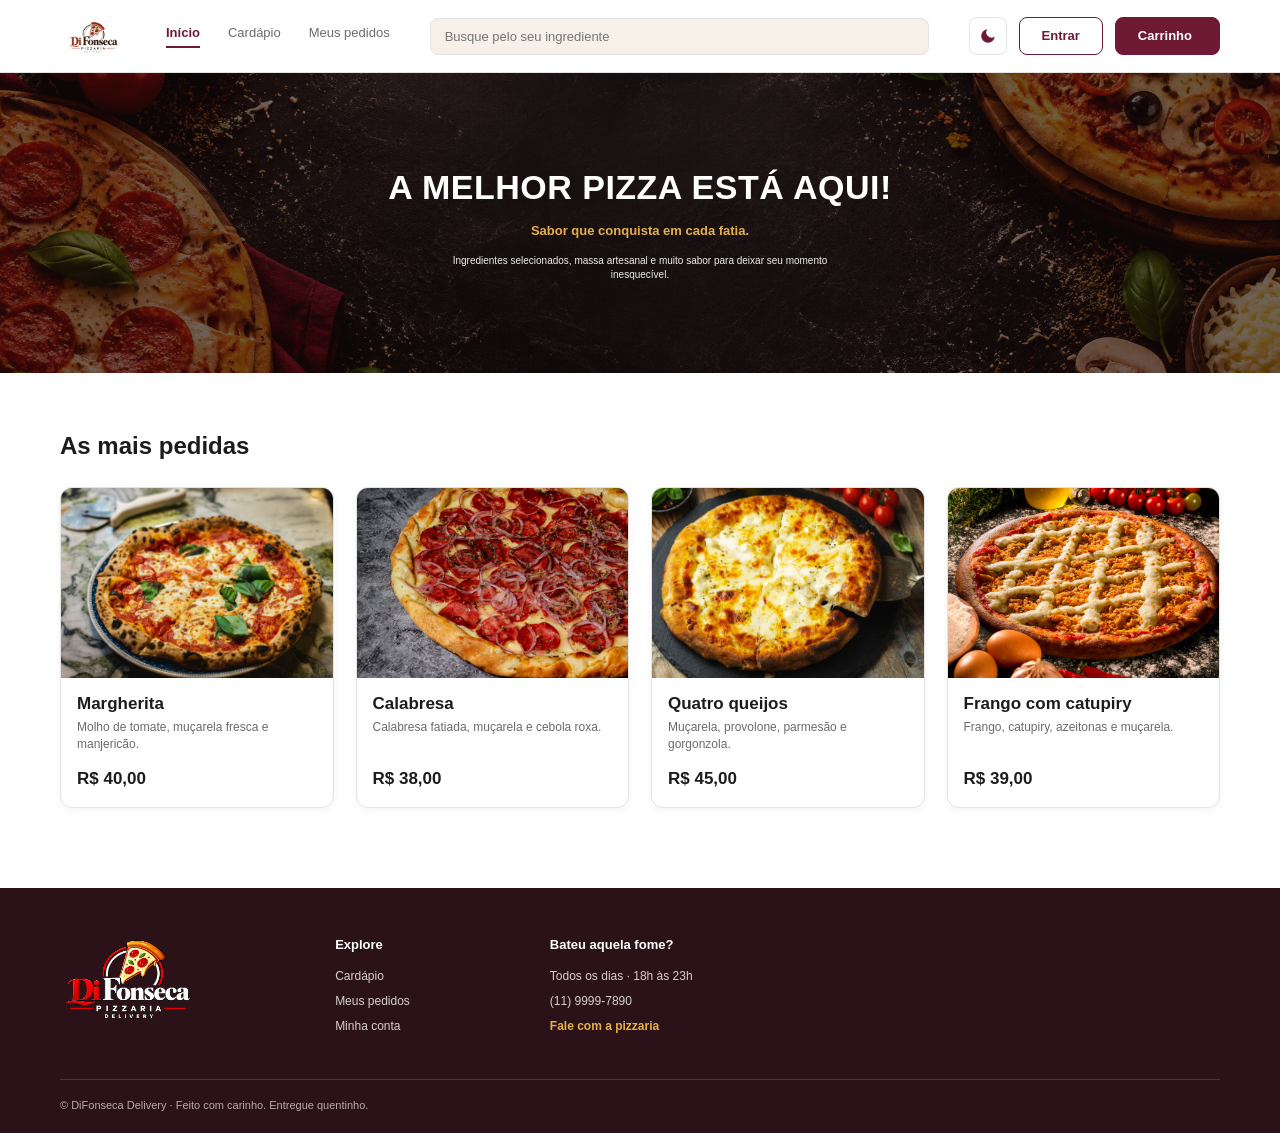
<file: index.html>
<!DOCTYPE html>
<html lang="pt-BR">
<head>
    <meta charset="UTF-8">
    <meta name="viewport" content="width=device-width, initial-scale=1.0">
    <title></title>
    <link rel="stylesheet" href="style.css">
    <link rel="stylesheet" href="tema.css">
</head>
<body>

    <header class="header">
        <a href="index.html" class="logo"><img src="logo.png" alt="DiFonseca Pizzaria"></a>

        <nav class="menu">
            <a href="index.html" class="ativo">Início</a>
            <a href="cardapio.html">Cardápio</a>
            <a href="carrinho.html">Meus pedidos</a>
        </nav>

        <form class="busca" action="calabresa.html">
            <input type="search" placeholder="Busque pelo seu ingrediente">
        </form>

        <div class="header-acoes">
            <button type="button" class="btn-tema" aria-label="Alternar modo escuro">
                <svg class="icone-lua" viewBox="0 0 24 24" width="18" height="18" fill="currentColor"><path d="M21 12.8A9 9 0 1 1 11.2 3a7 7 0 0 0 9.8 9.8z"/></svg>
                <svg class="icone-sol" viewBox="0 0 24 24" width="18" height="18" fill="none" stroke="currentColor" stroke-width="2" stroke-linecap="round"><circle cx="12" cy="12" r="4"/><path d="M12 2v2M12 20v2M4.9 4.9l1.4 1.4M17.7 17.7l1.4 1.4M2 12h2M20 12h2M4.9 19.1l1.4-1.4M17.7 6.3l1.4-1.4"/></svg>
            </button>
            <a href="login.html" class="btn btn-contorno">Entrar</a>
            <a href="carrinho.html" class="btn btn-primario">Carrinho  <span> </span></a>
        </div>
    </header>

    <main>
        <section class="hero">
            <h1>A MELHOR PIZZA ESTÁ AQUI!</h1>
            <p class="sub">Sabor que conquista em cada fatia.</p>
            <p class="desc">Ingredientes selecionados, massa artesanal e muito sabor para deixar seu momento inesquecível.</p>
        </section>

        <section class="mais-pedidas">
            <h2>As mais pedidas</h2>

            <div class="grade-pizzas">
                <article class="card-pizza">
                    <a href="margherita.html"><img src="margherita.jpg" alt="Pizza Margherita"></a>
                    <div class="card-info">
                        <h3><a href="margherita.html">Margherita</a></h3>
                        <p>Molho de tomate, muçarela fresca e manjericão.</p>
                        <div class="card-rodape">
                            <span class="preco">R$ 40,00</span>
                            
                        </div>
                    </div>
                </article>

                <article class="card-pizza">
                    <a href="calabresa.html"><img src="calabresa.jpg" alt="Pizza Calabresa"></a>
                    <div class="card-info">
                        <h3><a href="calabresa.html">Calabresa</a></h3>
                        <p>Calabresa fatiada, muçarela e cebola roxa.</p>
                        <div class="card-rodape">
                            <span class="preco">R$ 38,00</span>
                            
                        </div>
                    </div>
                </article>

                <article class="card-pizza">
                    <a href="quatro-queijos.html"><img src="quatro.jpg" alt="Pizza Quatro queijos"></a>
                    <div class="card-info">
                        <h3><a href="quatro-queijos.html">Quatro queijos</a></h3>
                        <p>Muçarela, provolone, parmesão e gorgonzola.</p>
                        <div class="card-rodape">
                            <span class="preco">R$ 45,00</span>
                            
                        </div>
                    </div>
                </article>

                <article class="card-pizza">
                    <a href="frango-catupiry.html"><img src="Frango.jpg" alt="Pizza Portuguesa"></a>
                    <div class="card-info">
                        <h3><a href="frango-catupiry.html">Frango com catupiry</a></h3>
                        <p>Frango, catupiry, azeitonas e muçarela.</p>
                        <div class="card-rodape">
                            <span class="preco">R$ 39,00</span>
                            
                        </div>
                    </div>
                </article>

            </div>
        </section>
    </main>

    <footer class="footer">
        <div class="footer-topo">
            <div class="footer-logo">
                <img src="LogoRoda.png" alt="DiFonseca Pizzaria">
            </div>

            <div>
                <h4>Explore</h4>
                <ul>
                    <li><a href="cardapio.html">Cardápio</a></li>
                    <li><a href="carrinho.html">Meus pedidos</a></li>
                    <li><a href="perfil.html">Minha conta</a></li>
                </ul>
            </div>

            <div>
                <h4>Bateu aquela fome?</h4>
                <p>Todos os dias · 18h às 23h</p>
                <p>(11) 9999-7890</p>
                <p class="footer-whats">Fale com a pizzaria</p>
            </div>
        </div>

        <div class="footer-base">
            <span>© DiFonseca Delivery · Feito com carinho. Entregue quentinho.</span>
            <nav>
                
            </nav>
        </div>
    </footer>

    <script src="script.js"></script>
</body>
</html>
</file>
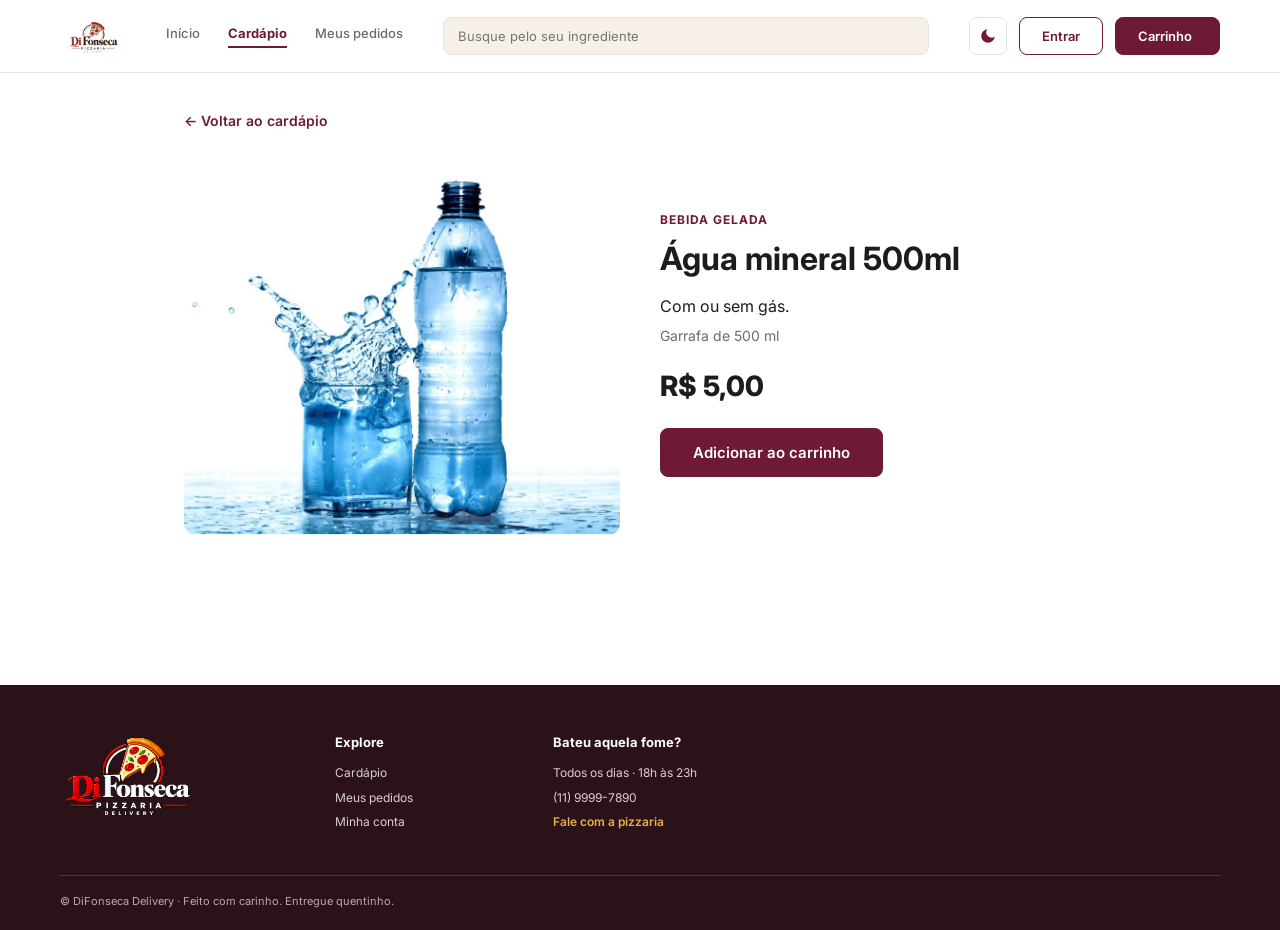
<file: agua.html>
<!DOCTYPE html>
<html lang="pt-BR">
<head>
    <meta charset="UTF-8">
    <meta name="viewport" content="width=device-width, initial-scale=1.0">
    <title>DiFonseca Delivery • Água mineral 500ml</title>
    <link rel="stylesheet" href="cardapio.css">
    <link rel="stylesheet" href="produto.css">
    <link rel="stylesheet" href="tema.css">
</head>
<body>

    <header class="header">
        <a href="index.html" class="logo"><img src="logo.png" alt="DiFonseca Pizzaria"></a>

        <nav class="menu">
            <a href="index.html">Início</a>
            <a href="cardapio.html" class="ativo">Cardápio</a>
            <a href="carrinho.html">Meus pedidos</a>
        </nav>

        <form class="busca" action="calabresa.html">
            <input type="search" placeholder="Busque pelo seu ingrediente">
        </form>

        <div class="header-acoes">
            <button type="button" class="btn-tema" aria-label="Alternar modo escuro">
                <svg class="icone-lua" viewBox="0 0 24 24" width="18" height="18" fill="currentColor"><path d="M21 12.8A9 9 0 1 1 11.2 3a7 7 0 0 0 9.8 9.8z"/></svg>
                <svg class="icone-sol" viewBox="0 0 24 24" width="18" height="18" fill="none" stroke="currentColor" stroke-width="2" stroke-linecap="round"><circle cx="12" cy="12" r="4"/><path d="M12 2v2M12 20v2M4.9 4.9l1.4 1.4M17.7 17.7l1.4 1.4M2 12h2M20 12h2M4.9 19.1l1.4-1.4M17.7 6.3l1.4-1.4"/></svg>
            </button>
            <a href="login.html" class="btn btn-contorno">Entrar</a>
            <a href="carrinho.html" class="btn btn-primario">Carrinho  <span> </span></a>
        </div>
    </header>

    <main class="produto" data-categoria="bebidas" data-id-produto="9">
        <a href="cardapio.html" class="voltar">← Voltar ao cardápio</a>

        <div class="produto-corpo">
            <img src="agua.jpg" alt="Água mineral 500ml">

            <div class="produto-info">
                <p class="tag">BEBIDA GELADA</p>
                <h1>Água mineral 500ml</h1>
                <p class="descricao">Com ou sem gás.</p>
                <p class="detalhe">Garrafa de 500 ml</p>
                <span class="preco">R$ 5,00</span>
                <button class="btn btn-primario btn-comprar" type="button">Adicionar ao carrinho</button>
            </div>
        </div>
    </main>

    <footer class="footer">
        <div class="footer-topo">
            <div class="footer-logo">
                <img src="LogoRoda.png" alt="DiFonseca Pizzaria">
            </div>

            <div>
                <h4>Explore</h4>
                <ul>
                    <li><a href="cardapio.html">Cardápio</a></li>
                    <li><a href="carrinho.html">Meus pedidos</a></li>
                    <li><a href="perfil.html">Minha conta</a></li>
                </ul>
            </div>

            <div>
                <h4>Bateu aquela fome?</h4>
                <p>Todos os dias · 18h às 23h</p>
                <p>(11) 9999-7890</p>
                <p class="footer-whats">Fale com a pizzaria</p>
            </div>
        </div>

        <div class="footer-base">
            <span>© DiFonseca Delivery · Feito com carinho. Entregue quentinho.</span>
            <nav>
            </nav>
        </div>
    </footer>

    <script src="script.js"></script>
</body>
</html>
</file>
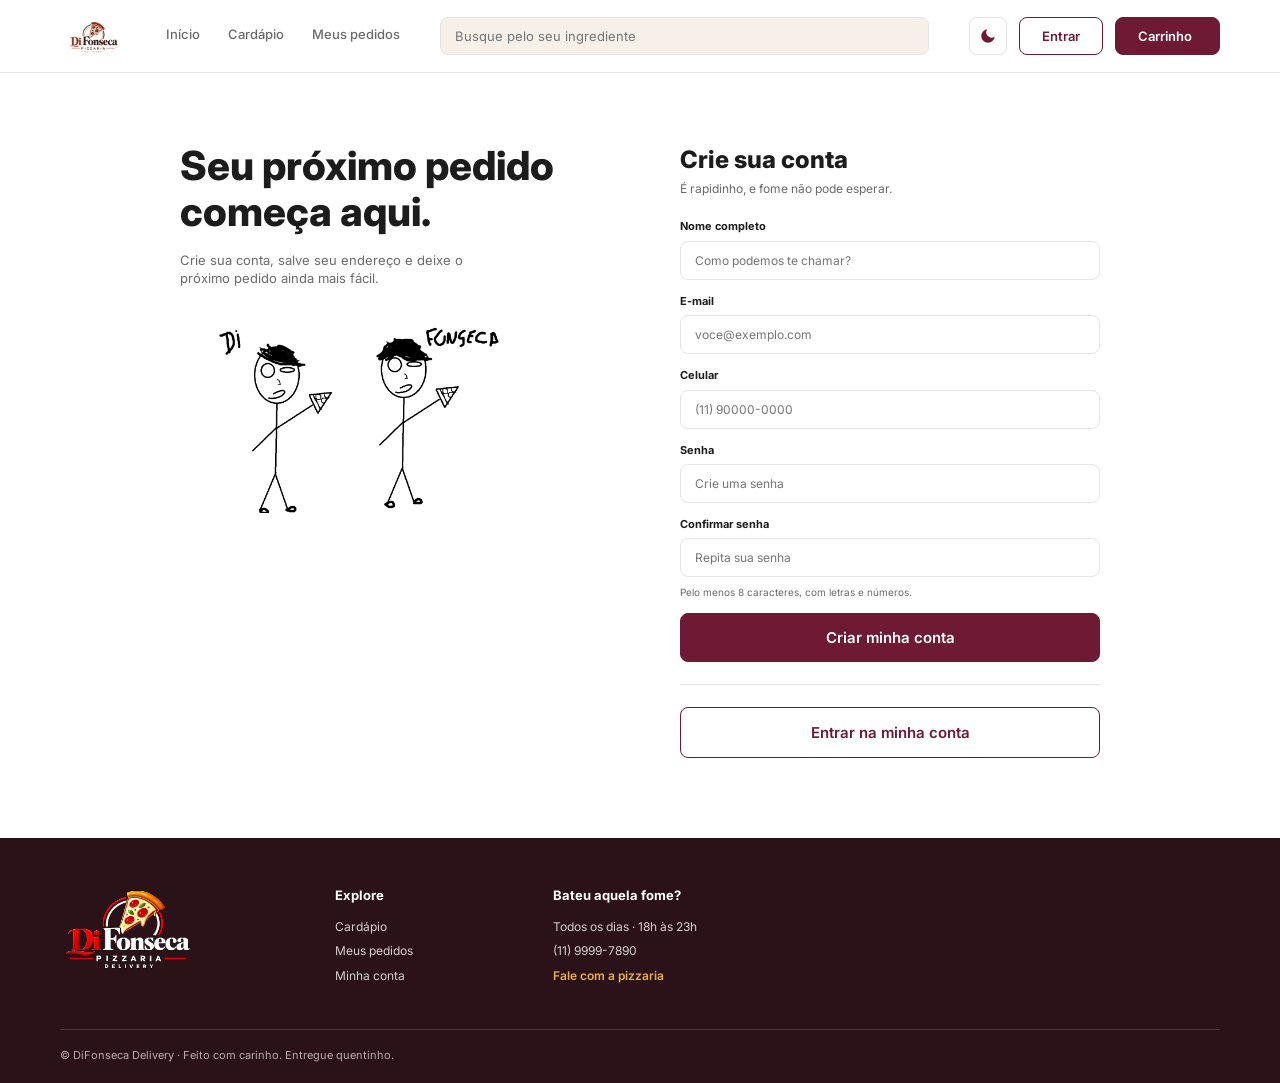
<file: cadastro.html>
<!DOCTYPE html>
<html lang="pt-BR">
<head>
    <meta charset="UTF-8">
    <meta name="viewport" content="width=device-width, initial-scale=1.0">
    <title></title>
    <link rel="stylesheet" href="cadastro.css">
    <link rel="stylesheet" href="tema.css">
</head>
<body>

    <header class="header">
        <a href="index.html" class="logo"><img src="logo.png" alt="DiFonseca Pizzaria"></a>

        <nav class="menu">
            <a href="index.html">Início</a>
            <a href="cardapio.html">Cardápio</a>
            <a href="carrinho.html">Meus pedidos</a>
        </nav>

        <form class="busca" action="calabresa.html">
            <input type="search" placeholder="Busque pelo seu ingrediente">
        </form>

        <div class="header-acoes">
            <button type="button" class="btn-tema" aria-label="Alternar modo escuro">
                <svg class="icone-lua" viewBox="0 0 24 24" width="18" height="18" fill="currentColor"><path d="M21 12.8A9 9 0 1 1 11.2 3a7 7 0 0 0 9.8 9.8z"/></svg>
                <svg class="icone-sol" viewBox="0 0 24 24" width="18" height="18" fill="none" stroke="currentColor" stroke-width="2" stroke-linecap="round"><circle cx="12" cy="12" r="4"/><path d="M12 2v2M12 20v2M4.9 4.9l1.4 1.4M17.7 17.7l1.4 1.4M2 12h2M20 12h2M4.9 19.1l1.4-1.4M17.7 6.3l1.4-1.4"/></svg>
            </button>
            <a href="login.html" class="btn btn-contorno">Entrar</a>
            <a href="carrinho.html" class="btn btn-primario">Carrinho  <span> </span></a>
        </div>
    </header>

    <main class="auth">
        <section class="auth-texto">
            <h1>Seu próximo pedido começa aqui.</h1>
            <p>Crie sua conta, salve seu endereço e deixe o próximo pedido ainda mais fácil.</p>
            <img src="DIFONFON.png" alt="">
        </section>

        <section class="auth-form">
            <h2>Crie sua conta</h2>
            <p class="sub">É rapidinho, e fome não pode esperar.</p>

            <form id="form-cadastro">
                <div class="campo">
                    <label for="nome">Nome completo</label>
                    <input type="text" id="nome" name="nome" placeholder="Como podemos te chamar?" required>
                </div>

                <div class="campo">
                    <label for="email">E-mail</label>
                    <input type="email" id="email" name="email" placeholder="voce@exemplo.com" required>
                </div>

                <div class="campo">
                    <label for="celular">Celular</label>
                    <input type="tel" id="celular" name="celular" placeholder="(11) 90000-0000" required>
                </div>

                <div class="campo">
                    <label for="senha">Senha</label>
                    <input type="password" id="senha" name="senha" placeholder="Crie uma senha" required>
                </div>

                <div class="campo">
                    <label for="confirmar">Confirmar senha</label>
                    <input type="password" id="confirmar" name="confirmar" placeholder="Repita sua senha" required>
                </div>

                <p class="dica">Pelo menos 8 caracteres, com letras e números.</p>

                

                <button type="submit" class="btn btn-primario btn-grande">Criar minha conta</button>
            </form>

            <div class="divisor"></div>

            <a href="login.html" class="btn btn-contorno btn-grande">Entrar na minha conta</a>
        </section>
    </main>

    <footer class="footer">
        <div class="footer-topo">
            <div class="footer-logo">
                <img src="LogoRoda.png" alt="DiFonseca Pizzaria">
            </div>

            <div>
                <h4>Explore</h4>
                <ul>
                    <li><a href="cardapio.html">Cardápio</a></li>
                    <li><a href="carrinho.html">Meus pedidos</a></li>
                    <li><a href="perfil.html">Minha conta</a></li>
                </ul>
            </div>

            <div>
                <h4>Bateu aquela fome?</h4>
                <p>Todos os dias · 18h às 23h</p>
                <p>(11) 9999-7890</p>
                <p class="footer-whats">Fale com a pizzaria</p>
            </div>
        </div>

        <div class="footer-base">
            <span>© DiFonseca Delivery · Feito com carinho. Entregue quentinho.</span>
            <nav>
                
            </nav>
        </div>
    </footer>

    <script src="script.js"></script>
</body>
</html>
</file>
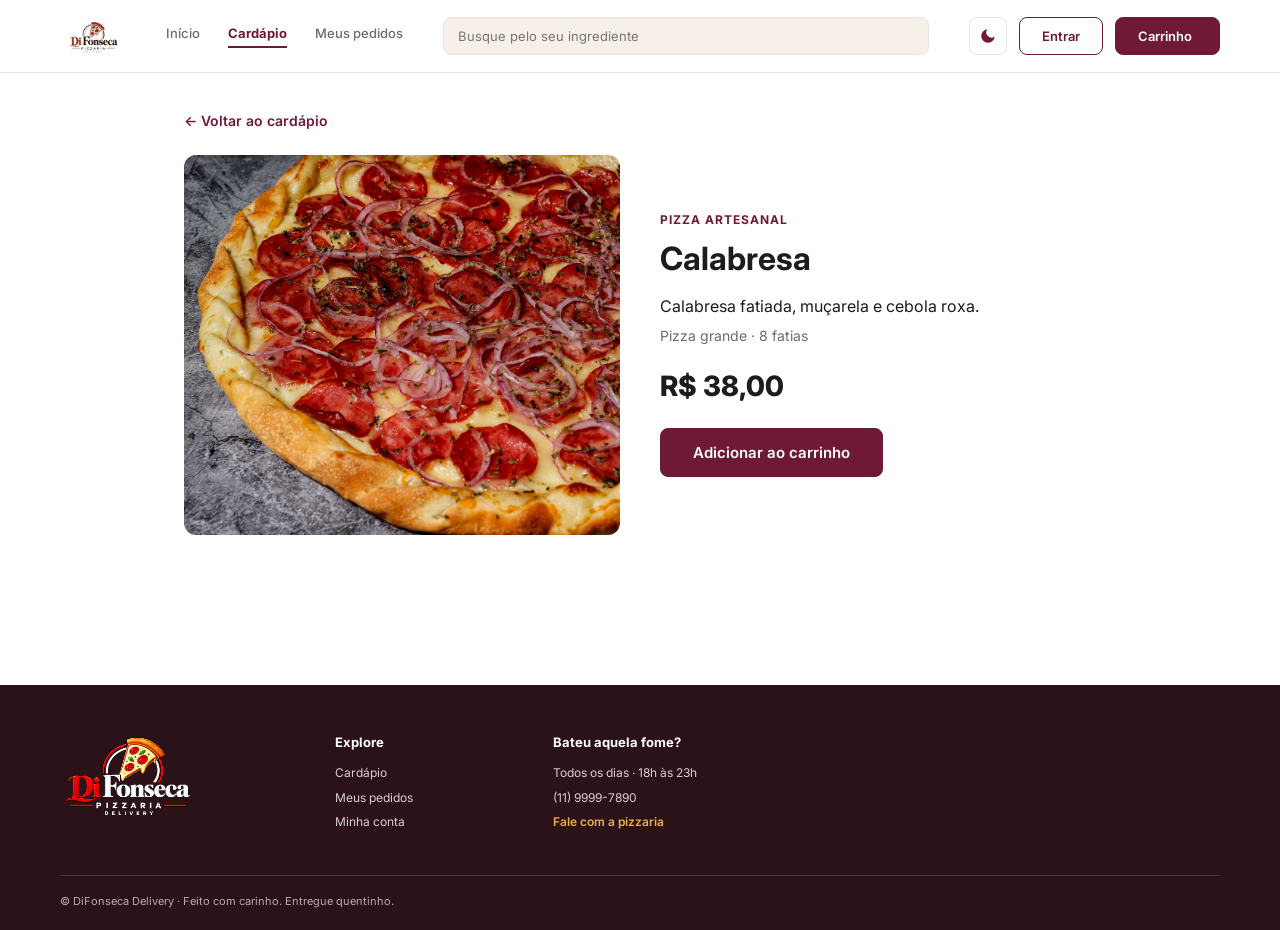
<file: calabresa.html>
<!DOCTYPE html>
<html lang="pt-BR">
<head>
    <meta charset="UTF-8">
    <meta name="viewport" content="width=device-width, initial-scale=1.0">
    <title>DiFonseca Delivery • Calabresa</title>
    <link rel="stylesheet" href="cardapio.css">
    <link rel="stylesheet" href="produto.css">
    <link rel="stylesheet" href="tema.css">
</head>
<body>

    <header class="header">
        <a href="index.html" class="logo"><img src="logo.png" alt="DiFonseca Pizzaria"></a>

        <nav class="menu">
            <a href="index.html">Início</a>
            <a href="cardapio.html" class="ativo">Cardápio</a>
            <a href="carrinho.html">Meus pedidos</a>
        </nav>

        <form class="busca" action="calabresa.html">
            <input type="search" placeholder="Busque pelo seu ingrediente">
        </form>

        <div class="header-acoes">
            <button type="button" class="btn-tema" aria-label="Alternar modo escuro">
                <svg class="icone-lua" viewBox="0 0 24 24" width="18" height="18" fill="currentColor"><path d="M21 12.8A9 9 0 1 1 11.2 3a7 7 0 0 0 9.8 9.8z"/></svg>
                <svg class="icone-sol" viewBox="0 0 24 24" width="18" height="18" fill="none" stroke="currentColor" stroke-width="2" stroke-linecap="round"><circle cx="12" cy="12" r="4"/><path d="M12 2v2M12 20v2M4.9 4.9l1.4 1.4M17.7 17.7l1.4 1.4M2 12h2M20 12h2M4.9 19.1l1.4-1.4M17.7 6.3l1.4-1.4"/></svg>
            </button>
            <a href="login.html" class="btn btn-contorno">Entrar</a>
            <a href="carrinho.html" class="btn btn-primario">Carrinho  <span> </span></a>
        </div>
    </header>

    <main class="produto" data-categoria="tradicionais"  data-id-produto="2">
        <a href="cardapio.html" class="voltar">← Voltar ao cardápio</a>

        <div class="produto-corpo">
            <img src="calabresa.jpg" alt="Pizza Calabresa">

            <div class="produto-info">
                <p class="tag">PIZZA ARTESANAL</p>
                <h1>Calabresa</h1>
                <p class="descricao">Calabresa fatiada, muçarela e cebola roxa.</p>
                <p class="detalhe">Pizza grande · 8 fatias</p>
                <span class="preco">R$ 38,00</span>
                <button class="btn btn-primario btn-comprar" type="button">Adicionar ao carrinho</button>
            </div>
        </div>
    </main>

    <footer class="footer">
        <div class="footer-topo">
            <div class="footer-logo">
                <img src="LogoRoda.png" alt="DiFonseca Pizzaria">
            </div>

            <div>
                <h4>Explore</h4>
                <ul>
                    <li><a href="cardapio.html">Cardápio</a></li>
                    <li><a href="carrinho.html">Meus pedidos</a></li>
                    <li><a href="perfil.html">Minha conta</a></li>
                </ul>
            </div>

            <div>
                <h4>Bateu aquela fome?</h4>
                <p>Todos os dias · 18h às 23h</p>
                <p>(11) 9999-7890</p>
                <p class="footer-whats">Fale com a pizzaria</p>
            </div>
        </div>

        <div class="footer-base">
            <span>© DiFonseca Delivery · Feito com carinho. Entregue quentinho.</span>
            <nav>
            </nav>
        </div>
    </footer>

    <script src="script.js"></script>
</body>
</html>
</file>
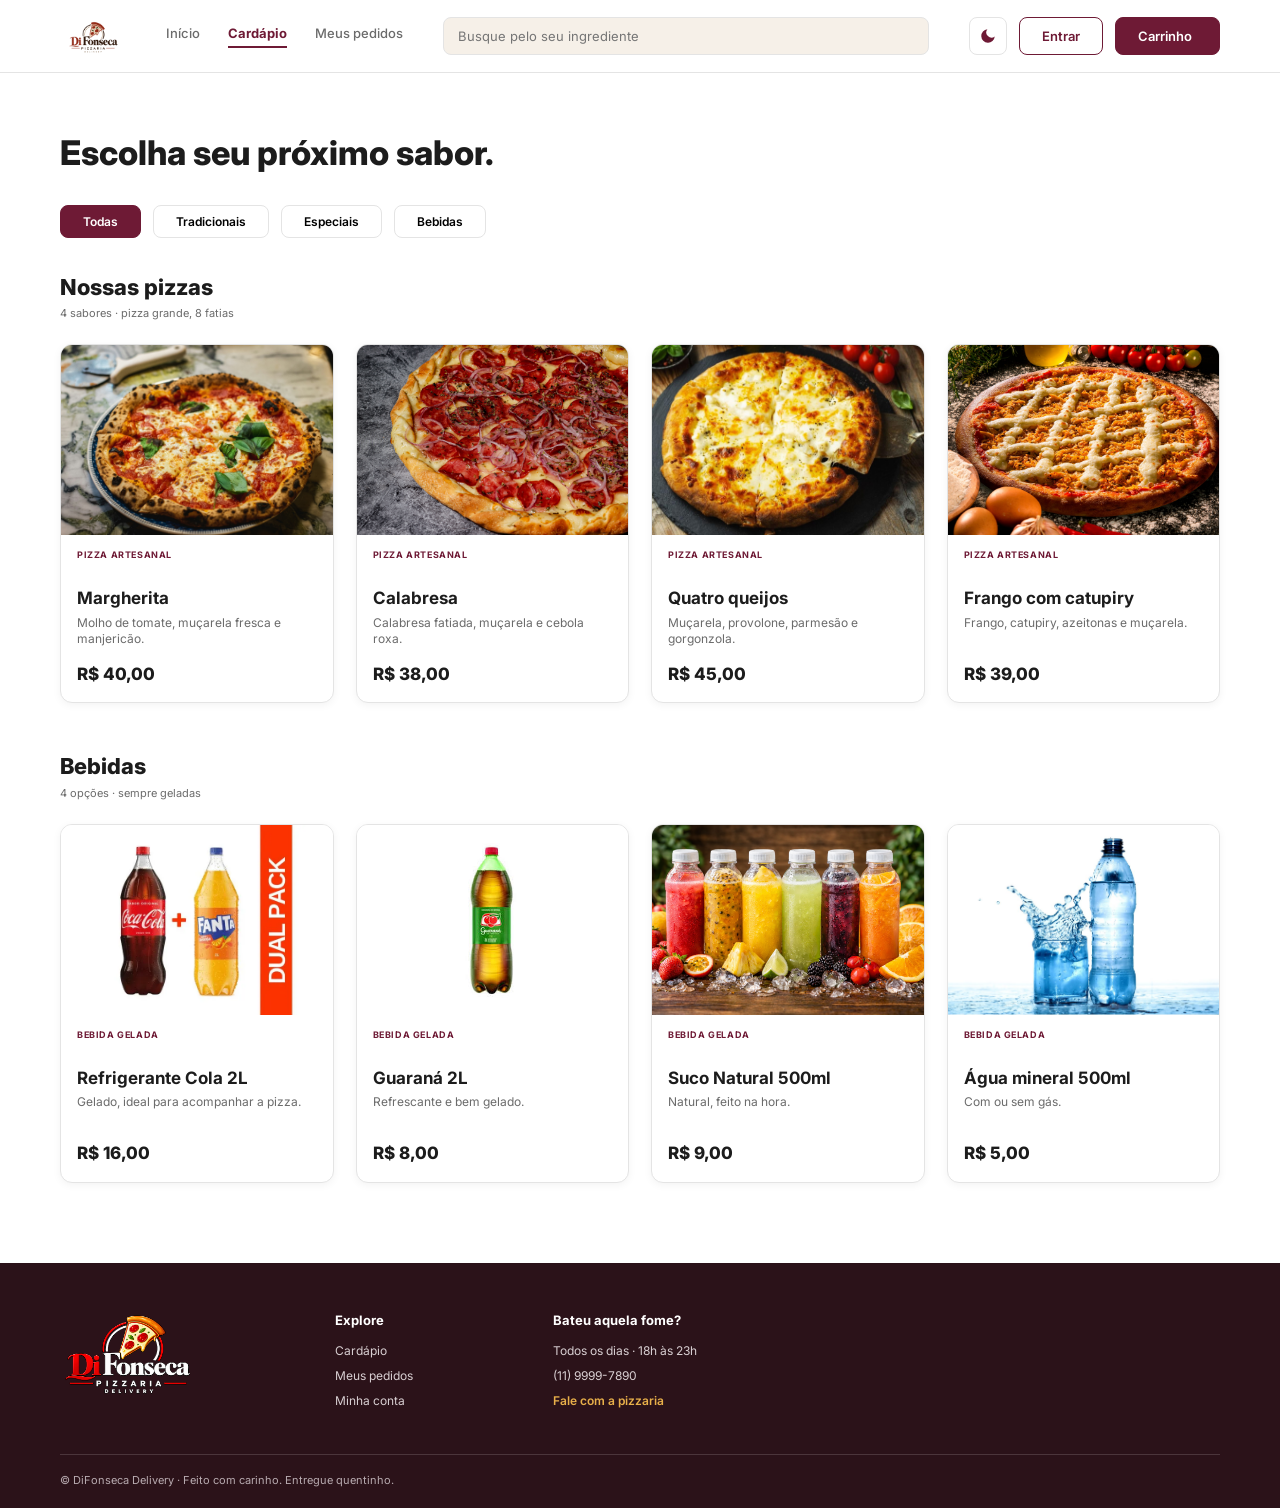
<file: cardapio.html>
<!DOCTYPE html>
<html lang="pt-BR">
<head>
    <meta charset="UTF-8">
    <meta name="viewport" content="width=device-width, initial-scale=1.0">
    <title>DiFonseca Delivery • Cardápio</title>
    <link rel="stylesheet" href="cardapio.css">
    <link rel="stylesheet" href="tema.css">
</head>
<body>

    <header class="header">
        <a href="index.html" class="logo"><img src="logo.png" alt="DiFonseca Pizzaria"></a>

        <nav class="menu">
            <a href="index.html">Início</a>
            <a href="cardapio.html" class="ativo">Cardápio</a>
            <a href="carrinho.html">Meus pedidos</a>
        </nav>

        <form class="busca" action="calabresa.html">
            <input type="search" placeholder="Busque pelo seu ingrediente">
        </form>

        <div class="header-acoes">
            <button type="button" class="btn-tema" aria-label="Alternar modo escuro">
                <svg class="icone-lua" viewBox="0 0 24 24" width="18" height="18" fill="currentColor"><path d="M21 12.8A9 9 0 1 1 11.2 3a7 7 0 0 0 9.8 9.8z"/></svg>
                <svg class="icone-sol" viewBox="0 0 24 24" width="18" height="18" fill="none" stroke="currentColor" stroke-width="2" stroke-linecap="round"><circle cx="12" cy="12" r="4"/><path d="M12 2v2M12 20v2M4.9 4.9l1.4 1.4M17.7 17.7l1.4 1.4M2 12h2M20 12h2M4.9 19.1l1.4-1.4M17.7 6.3l1.4-1.4"/></svg>
            </button>
            <a href="login.html" class="btn btn-contorno">Entrar</a>
            <a href="carrinho.html" class="btn btn-primario">Carrinho  <span> </span></a>
        </div>
    </header>

    <main class="cardapio">
        <h1>Escolha seu próximo sabor.</h1>

        <div class="filtros">
            <button class="filtro ativo" data-filtro="todas" type="button">Todas</button>
            <button class="filtro" data-filtro="tradicionais" type="button">Tradicionais</button>
            <button class="filtro" data-filtro="especiais" type="button">Especiais</button>
            <button class="filtro" data-filtro="bebidas" type="button">Bebidas</button>
        </div>

        <section class="grupo">
        <h2>Nossas pizzas</h2>
        <p class="legenda">4 sabores · pizza grande, 8 fatias</p>

        <div class="grade-pizzas">
            <article class="card-pizza" data-categoria="tradicionais">
                <a href="margherita.html"><img src="margherita.jpg" alt="Pizza Margherita"></a>
                <div class="card-info">
                    <p class="tag">PIZZA ARTESANAL</p>
                    <h3><a href="margherita.html">Margherita</a></h3>
                    <p>Molho de tomate, muçarela fresca e manjericão.</p>
                    <div class="card-rodape">
                        <span class="preco">R$ 40,00</span>
                        
                    </div>
                </div>
            </article>

            <article class="card-pizza" data-categoria="tradicionais">
                <a href="calabresa.html"><img src="calabresa.jpg" alt="Pizza Calabresa"></a>
                <div class="card-info">
                    <p class="tag">PIZZA ARTESANAL</p>
                    <h3><a href="calabresa.html">Calabresa</a></h3>
                    <p>Calabresa fatiada, muçarela e cebola roxa.</p>
                    <div class="card-rodape">
                        <span class="preco">R$ 38,00</span>
        
                    </div>
                </div>
            </article>

            <article class="card-pizza" data-categoria="especiais">
                <a href="quatro-queijos.html"><img src="quatro.jpg" alt="Pizza Quatro queijos"></a>
                <div class="card-info">
                    <p class="tag">PIZZA ARTESANAL</p>
                    <h3><a href="quatro-queijos.html">Quatro queijos</a></h3>
                    <p>Muçarela, provolone, parmesão e gorgonzola.</p>
                    <div class="card-rodape">
                        <span class="preco">R$ 45,00</span>
                        
                    </div>
                </div>
            </article>

            <article class="card-pizza" data-categoria="especiais">
                <a href="frango-catupiry.html"><img src="Frango.jpg" alt="Pizza Portuguesa"></a>
                <div class="card-info">
                    <p class="tag">PIZZA ARTESANAL</p>
                    <h3><a href="frango-catupiry.html">Frango com catupiry</a></h3>
                    <p>Frango, catupiry, azeitonas e muçarela.</p>
                    <div class="card-rodape">
                        <span class="preco">R$ 39,00</span>
                        
                    </div>
                </div>
            </article>

        </div>
        </section>

        <section class="grupo">
            <h2>Bebidas</h2>
            <p class="legenda">4 opções · sempre geladas</p>

            <div class="grade-pizzas">
            <article class="card-pizza" data-categoria="bebidas">
                <a href="cola.html"><img src="coca.webp" alt="Coca + Fanta 2L"></a>
                <div class="card-info">
                    <p class="tag">BEBIDA GELADA</p>
                    <h3><a href="cola.html">Refrigerante Cola 2L</a></h3>
                    <p>Gelado, ideal para acompanhar a pizza.</p>
                    <div class="card-rodape">
                        <span class="preco">R$ 16,00</span>
                        
                    </div>
                </div>
            </article>

            <article class="card-pizza" data-categoria="bebidas">
                <a href="guarana.html"><img src="guarana.jpg" alt="Guaraná 2L"></a>
                <div class="card-info">
                    <p class="tag">BEBIDA GELADA</p>
                    <h3><a href="guarana.html">Guaraná 2L</a></h3>
                    <p>Refrescante e bem gelado.</p>
                    <div class="card-rodape">
                        <span class="preco">R$ 8,00</span>
                        
                    </div>
                </div>
            </article>

            <article class="card-pizza" data-categoria="bebidas">
                <a href="suco.html"><img src="Suco.png" alt="Suco de laranja 500ml"></a>
                <div class="card-info">
                    <p class="tag">BEBIDA GELADA</p>
                    <h3><a href="suco.html">Suco Natural 500ml</a></h3>
                    <p>Natural, feito na hora.</p>
                    <div class="card-rodape">
                        <span class="preco">R$ 9,00</span>
                        
                    </div>
                </div>
            </article>

            <article class="card-pizza" data-categoria="bebidas">
                <a href="agua.html"><img src="agua.jpg" alt="Água mineral 500ml"></a>
                <div class="card-info">
                    <p class="tag">BEBIDA GELADA</p>
                    <h3><a href="agua.html">Água mineral 500ml</a></h3>
                    <p>Com ou sem gás.</p>
                    <div class="card-rodape">
                        <span class="preco">R$ 5,00</span>
                       
                    </div>
                </div>
            </article>

            </div>
        </section>

        <p class="legenda" id="sem-itens" hidden>Ainda não temos itens nessa categoria.</p>
    </main>

    <footer class="footer">
        <div class="footer-topo">
            <div class="footer-logo">
                <img src="LogoRoda.png" alt="DiFonseca Pizzaria">
            </div>

            <div>
                <h4>Explore</h4>
                <ul>
                    <li><a href="cardapio.html">Cardápio</a></li>
                    <li><a href="carrinho.html">Meus pedidos</a></li>
                    <li><a href="perfil.html">Minha conta</a></li>
                </ul>
            </div>

            <div>
                <h4>Bateu aquela fome?</h4>
                <p>Todos os dias · 18h às 23h</p>
                <p>(11) 9999-7890</p>
                <p class="footer-whats">Fale com a pizzaria</p>
            </div>
        </div>

        <div class="footer-base">
            <span>© DiFonseca Delivery · Feito com carinho. Entregue quentinho.</span>
            <nav>
            </nav>
        </div>
    </footer>

    <script src="script.js"></script>
</body>
</html>
</file>
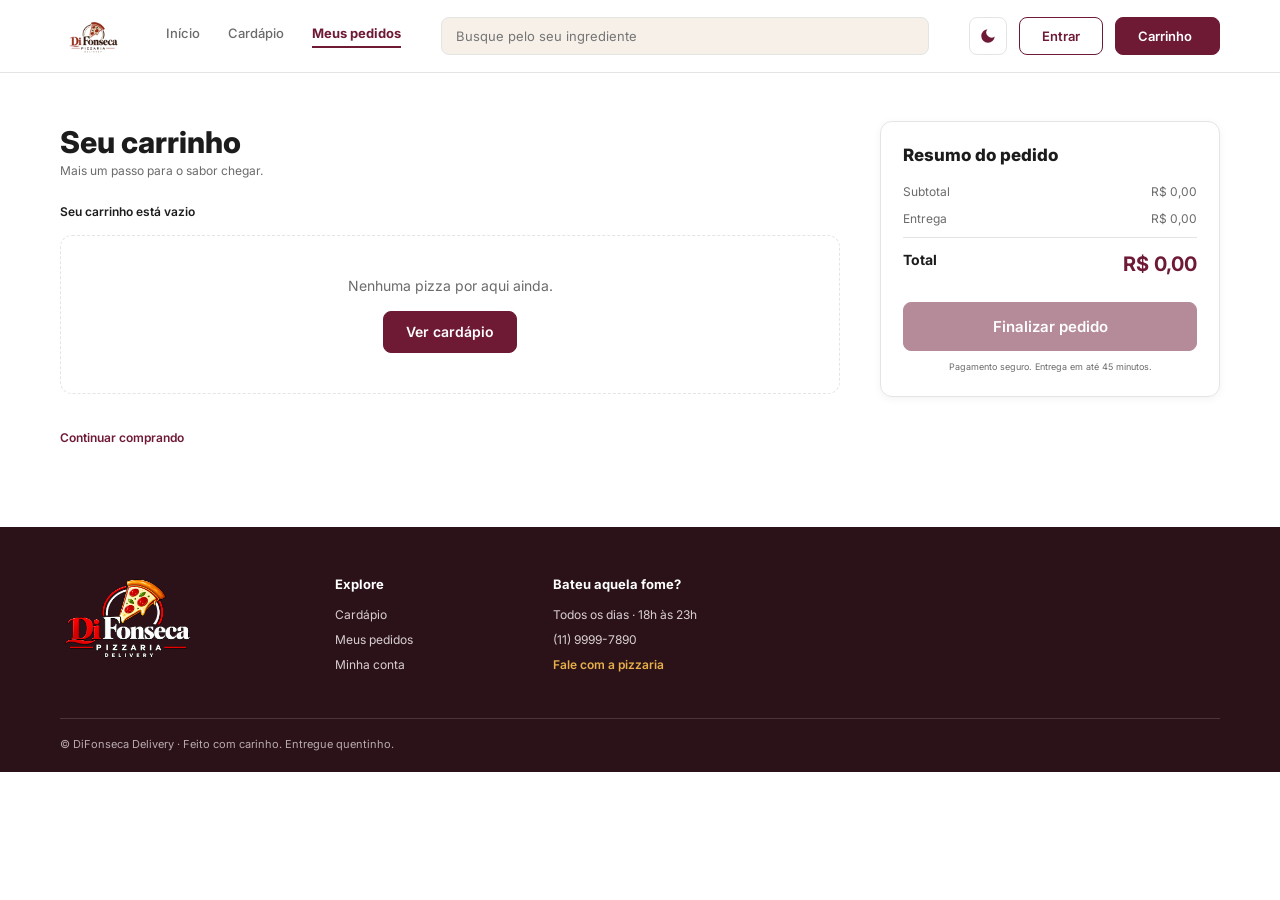
<file: carrinho.html>
<!DOCTYPE html>
<html lang="pt-BR">
<head>
    <meta charset="UTF-8">
    <meta name="viewport" content="width=device-width, initial-scale=1.0">
    <title>DiFonseca Delivery • Carrinho</title>
    <link rel="stylesheet" href="carrinho.css">
    <link rel="stylesheet" href="tema.css">
</head>
<body>

    <header class="header">
        <a href="index.html" class="logo"><img src="logo.png" alt="DiFonseca Pizzaria"></a>

        <nav class="menu">
            <a href="index.html">Início</a>
            <a href="cardapio.html">Cardápio</a>
            <a href="carrinho.html" class="ativo">Meus pedidos</a>
        </nav>

        <form class="busca" action="calabresa.html">
            <input type="search" placeholder="Busque pelo seu ingrediente">
        </form>

        <div class="header-acoes">
            <button type="button" class="btn-tema" aria-label="Alternar modo escuro">
                <svg class="icone-lua" viewBox="0 0 24 24" width="18" height="18" fill="currentColor"><path d="M21 12.8A9 9 0 1 1 11.2 3a7 7 0 0 0 9.8 9.8z"/></svg>
                <svg class="icone-sol" viewBox="0 0 24 24" width="18" height="18" fill="none" stroke="currentColor" stroke-width="2" stroke-linecap="round"><circle cx="12" cy="12" r="4"/><path d="M12 2v2M12 20v2M4.9 4.9l1.4 1.4M17.7 17.7l1.4 1.4M2 12h2M20 12h2M4.9 19.1l1.4-1.4M17.7 6.3l1.4-1.4"/></svg>
            </button>
            <a href="login.html" class="btn btn-contorno">Entrar</a>
            <a href="carrinho.html" class="btn btn-primario">Carrinho  <span> </span></a>
        </div>
    </header>

    <main class="carrinho">
        <section>
            <h1>Seu carrinho</h1>
            <p class="sub">Mais um passo para o sabor chegar.</p>

            <p class="msg-pedido" id="msg-pedido" hidden>Pedido realizado com sucesso! Em breve sua pizza chega quentinha.</p>

            <p class="qtd-itens" id="qtd-itens">Seu carrinho está vazio</p>

            <div id="lista-itens"></div>

            <div class="vazio" id="vazio">
                <p>Nenhuma pizza por aqui ainda.</p>
                <a href="cardapio.html" class="btn btn-primario">Ver cardápio</a>
            </div>

            <div class="obs" id="bloco-obs" hidden>
                <textarea id="obs" name="obs" placeholder="Ex.: sem cebola, cortar em 12 pedaços"></textarea>
            </div>

            <a href="cardapio.html" class="continuar">Continuar comprando</a>
        </section>

        <aside class="resumo">
            <h2>Resumo do pedido</h2>

            <div class="linha"><span>Subtotal</span><span id="subtotal">R$ 0,00</span></div>
            <div class="linha"><span>Entrega</span><span id="entrega">R$ 0,00</span></div>
            <div class="linha total"><span>Total</span><strong id="total">R$ 0,00</strong></div>

            <button type="button" class="btn btn-primario btn-grande" id="btn-finalizar" disabled>Finalizar pedido</button>
            <p class="nota">Pagamento seguro. Entrega em até 45 minutos.</p>
        </aside>
    </main>

    <footer class="footer">
        <div class="footer-topo">
            <div class="footer-logo">
                <img src="LogoRoda.png" alt="DiFonseca Pizzaria">
            </div>

            <div>
                <h4>Explore</h4>
                <ul>
                    <li><a href="cardapio.html">Cardápio</a></li>
                    <li><a href="carrinho.html">Meus pedidos</a></li>
                    <li><a href="perfil.html">Minha conta</a></li>
                </ul>
            </div>

            <div>
                <h4>Bateu aquela fome?</h4>
                <p>Todos os dias · 18h às 23h</p>
                <p>(11) 9999-7890</p>
                <p class="footer-whats">Fale com a pizzaria</p>
            </div>
        </div>

        <div class="footer-base">
            <span>© DiFonseca Delivery · Feito com carinho. Entregue quentinho.</span>
            <nav>
                
            </nav>
        </div>
    </footer>

    <script src="script.js"></script>
</body>
</html>
</file>
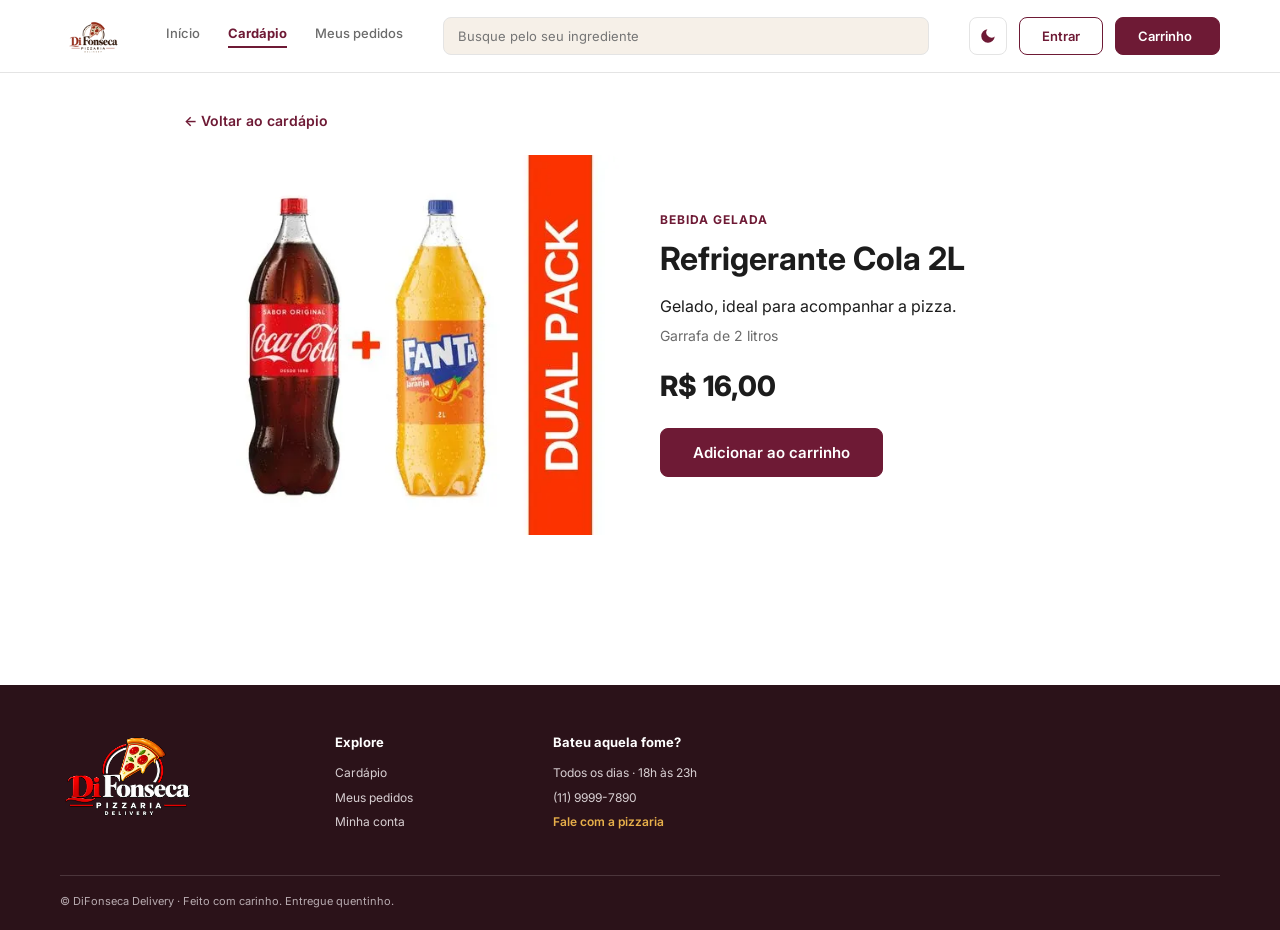
<file: cola.html>
<!DOCTYPE html>
<html lang="pt-BR">
<head>
    <meta charset="UTF-8">
    <meta name="viewport" content="width=device-width, initial-scale=1.0">
    <title>DiFonseca Delivery • Refrigerante Cola 2L</title>
    <link rel="stylesheet" href="cardapio.css">
    <link rel="stylesheet" href="produto.css">
    <link rel="stylesheet" href="tema.css">
</head>
<body>

    <header class="header">
        <a href="index.html" class="logo"><img src="logo.png" alt="DiFonseca Pizzaria"></a>

        <nav class="menu">
            <a href="index.html">Início</a>
            <a href="cardapio.html" class="ativo">Cardápio</a>
            <a href="carrinho.html">Meus pedidos</a>
        </nav>

        <form class="busca" action="calabresa.html">
            <input type="search" placeholder="Busque pelo seu ingrediente">
        </form>

        <div class="header-acoes">
            <button type="button" class="btn-tema" aria-label="Alternar modo escuro">
                <svg class="icone-lua" viewBox="0 0 24 24" width="18" height="18" fill="currentColor"><path d="M21 12.8A9 9 0 1 1 11.2 3a7 7 0 0 0 9.8 9.8z"/></svg>
                <svg class="icone-sol" viewBox="0 0 24 24" width="18" height="18" fill="none" stroke="currentColor" stroke-width="2" stroke-linecap="round"><circle cx="12" cy="12" r="4"/><path d="M12 2v2M12 20v2M4.9 4.9l1.4 1.4M17.7 17.7l1.4 1.4M2 12h2M20 12h2M4.9 19.1l1.4-1.4M17.7 6.3l1.4-1.4"/></svg>
            </button>
            <a href="login.html" class="btn btn-contorno">Entrar</a>
            <a href="carrinho.html" class="btn btn-primario">Carrinho  <span> </span></a>
        </div>
    </header>

    <main class="produto" data-categoria="bebidas" data-id-produto="6">
        <a href="cardapio.html" class="voltar">← Voltar ao cardápio</a>

        <div class="produto-corpo">
            <img src="coca.webp" alt="Refrigerante Cola 2L">

            <div class="produto-info">
                <p class="tag">BEBIDA GELADA</p>
                <h1>Refrigerante Cola 2L</h1>
                <p class="descricao">Gelado, ideal para acompanhar a pizza.</p>
                <p class="detalhe">Garrafa de 2 litros</p>
                <span class="preco">R$ 16,00</span>
                <button class="btn btn-primario btn-comprar" type="button">Adicionar ao carrinho</button>
            </div>
        </div>
    </main>

    <footer class="footer">
        <div class="footer-topo">
            <div class="footer-logo">
                <img src="LogoRoda.png" alt="DiFonseca Pizzaria">
            </div>

            <div>
                <h4>Explore</h4>
                <ul>
                    <li><a href="cardapio.html">Cardápio</a></li>
                    <li><a href="carrinho.html">Meus pedidos</a></li>
                    <li><a href="perfil.html">Minha conta</a></li>
                </ul>
            </div>

            <div>
                <h4>Bateu aquela fome?</h4>
                <p>Todos os dias · 18h às 23h</p>
                <p>(11) 9999-7890</p>
                <p class="footer-whats">Fale com a pizzaria</p>
            </div>
        </div>

        <div class="footer-base">
            <span>© DiFonseca Delivery · Feito com carinho. Entregue quentinho.</span>
            <nav>
            </nav>
        </div>
    </footer>

    <script src="script.js"></script>
</body>
</html>
</file>
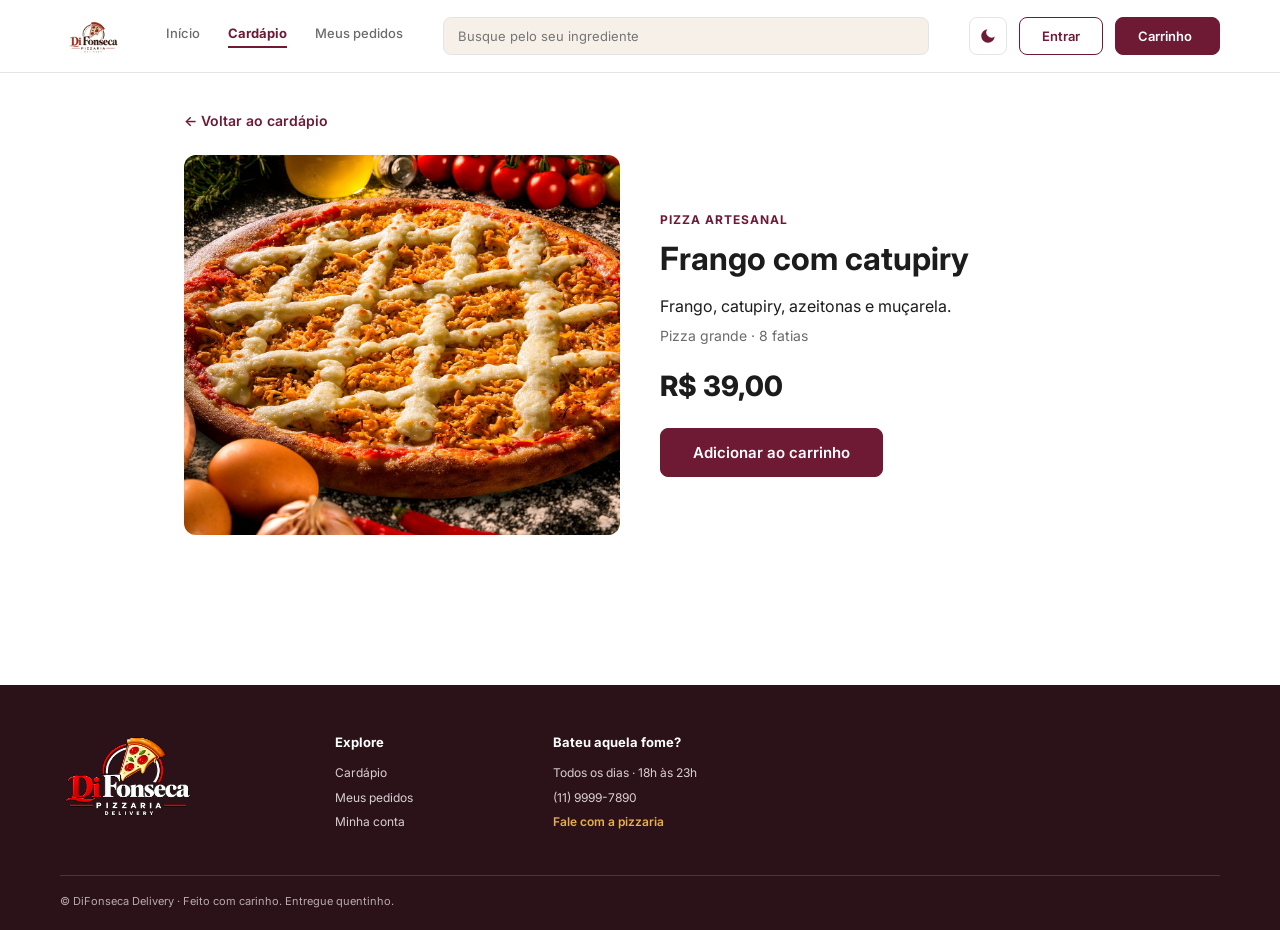
<file: frango-catupiry.html>
<!DOCTYPE html>
<html lang="pt-BR">
<head>
    <meta charset="UTF-8">
    <meta name="viewport" content="width=device-width, initial-scale=1.0">
    <title>DiFonseca Delivery • Frango com catupiry</title>
    <link rel="stylesheet" href="cardapio.css">
    <link rel="stylesheet" href="produto.css">
    <link rel="stylesheet" href="tema.css">
</head>
<body>

    <header class="header">
        <a href="index.html" class="logo"><img src="logo.png" alt="DiFonseca Pizzaria"></a>

        <nav class="menu">
            <a href="index.html">Início</a>
            <a href="cardapio.html" class="ativo">Cardápio</a>
            <a href="carrinho.html">Meus pedidos</a>
        </nav>

        <form class="busca" action="calabresa.html">
            <input type="search" placeholder="Busque pelo seu ingrediente">
        </form>

        <div class="header-acoes">
            <button type="button" class="btn-tema" aria-label="Alternar modo escuro">
                <svg class="icone-lua" viewBox="0 0 24 24" width="18" height="18" fill="currentColor"><path d="M21 12.8A9 9 0 1 1 11.2 3a7 7 0 0 0 9.8 9.8z"/></svg>
                <svg class="icone-sol" viewBox="0 0 24 24" width="18" height="18" fill="none" stroke="currentColor" stroke-width="2" stroke-linecap="round"><circle cx="12" cy="12" r="4"/><path d="M12 2v2M12 20v2M4.9 4.9l1.4 1.4M17.7 17.7l1.4 1.4M2 12h2M20 12h2M4.9 19.1l1.4-1.4M17.7 6.3l1.4-1.4"/></svg>
            </button>
            <a href="login.html" class="btn btn-contorno">Entrar</a>
            <a href="carrinho.html" class="btn btn-primario">Carrinho  <span> </span></a>
        </div>
    </header>

    <main class="produto" data-categoria="especiais" data-id-produto="5">
        <a href="cardapio.html" class="voltar">← Voltar ao cardápio</a>

        <div class="produto-corpo">
            <img src="Frango.jpg" alt="Pizza de frango com catupiry">

            <div class="produto-info">
                <p class="tag">PIZZA ARTESANAL</p>
                <h1>Frango com catupiry</h1>
                <p class="descricao">Frango, catupiry, azeitonas e muçarela.</p>
                <p class="detalhe">Pizza grande · 8 fatias</p>
                <span class="preco">R$ 39,00</span>
                <button class="btn btn-primario btn-comprar" type="button">Adicionar ao carrinho</button>
            </div>
        </div>
    </main>

    <footer class="footer">
        <div class="footer-topo">
            <div class="footer-logo">
                <img src="LogoRoda.png" alt="DiFonseca Pizzaria">
            </div>

            <div>
                <h4>Explore</h4>
                <ul>
                    <li><a href="cardapio.html">Cardápio</a></li>
                    <li><a href="carrinho.html">Meus pedidos</a></li>
                    <li><a href="perfil.html">Minha conta</a></li>
                </ul>
            </div>

            <div>
                <h4>Bateu aquela fome?</h4>
                <p>Todos os dias · 18h às 23h</p>
                <p>(11) 9999-7890</p>
                <p class="footer-whats">Fale com a pizzaria</p>
            </div>
        </div>

        <div class="footer-base">
            <span>© DiFonseca Delivery · Feito com carinho. Entregue quentinho.</span>
            <nav>
            </nav>
        </div>
    </footer>

    <script src="script.js"></script>
</body>
</html>
</file>
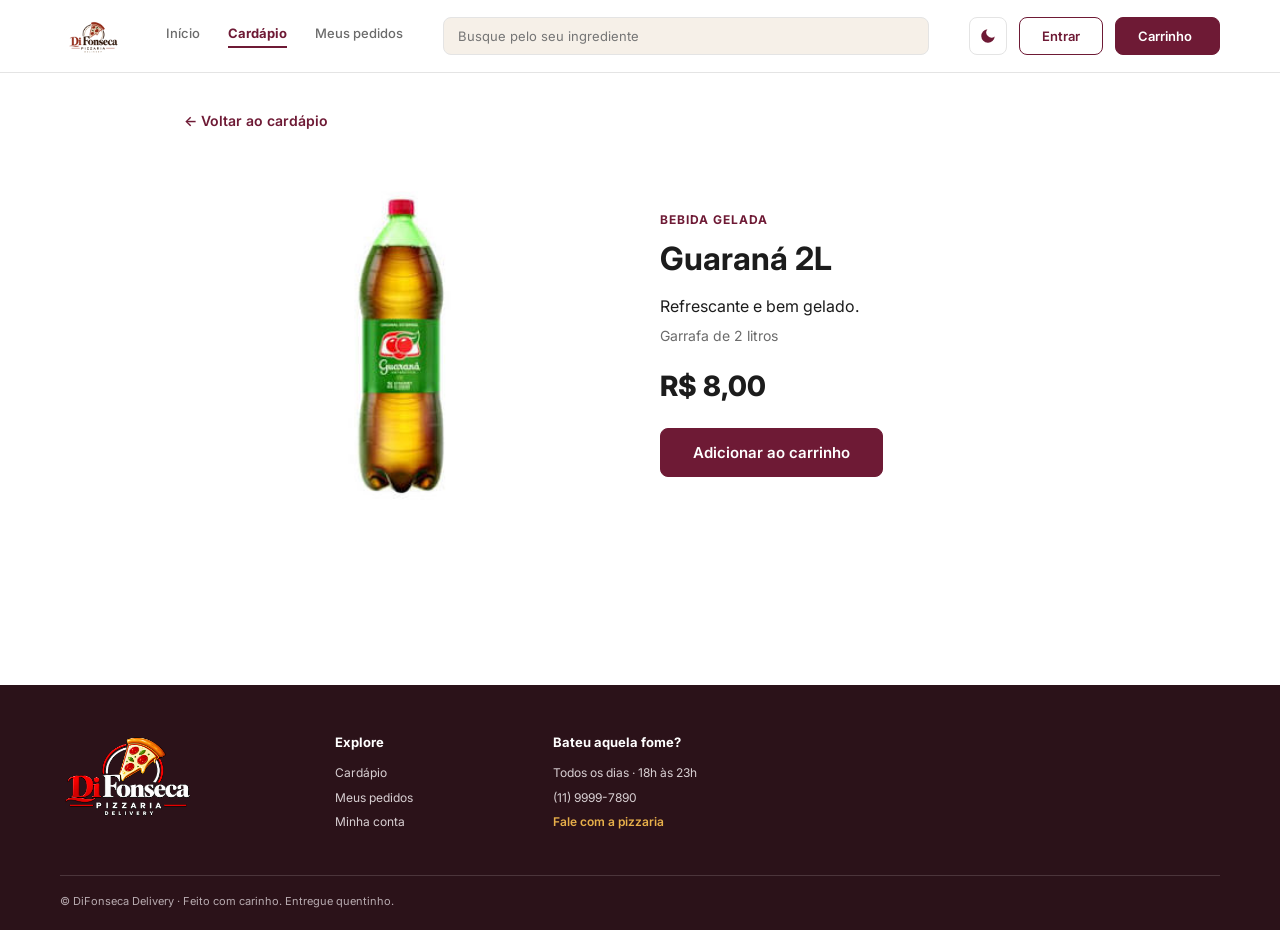
<file: guarana.html>
<!DOCTYPE html>
<html lang="pt-BR">
<head>
    <meta charset="UTF-8">
    <meta name="viewport" content="width=device-width, initial-scale=1.0">
    <title>DiFonseca Delivery • Guaraná 2L</title>
    <link rel="stylesheet" href="cardapio.css">
    <link rel="stylesheet" href="produto.css">
    <link rel="stylesheet" href="tema.css">
</head>
<body>

    <header class="header">
        <a href="index.html" class="logo"><img src="logo.png" alt="DiFonseca Pizzaria"></a>

        <nav class="menu">
            <a href="index.html">Início</a>
            <a href="cardapio.html" class="ativo">Cardápio</a>
            <a href="carrinho.html">Meus pedidos</a>
        </nav>

        <form class="busca" action="calabresa.html">
            <input type="search" placeholder="Busque pelo seu ingrediente">
        </form>

        <div class="header-acoes">
            <button type="button" class="btn-tema" aria-label="Alternar modo escuro">
                <svg class="icone-lua" viewBox="0 0 24 24" width="18" height="18" fill="currentColor"><path d="M21 12.8A9 9 0 1 1 11.2 3a7 7 0 0 0 9.8 9.8z"/></svg>
                <svg class="icone-sol" viewBox="0 0 24 24" width="18" height="18" fill="none" stroke="currentColor" stroke-width="2" stroke-linecap="round"><circle cx="12" cy="12" r="4"/><path d="M12 2v2M12 20v2M4.9 4.9l1.4 1.4M17.7 17.7l1.4 1.4M2 12h2M20 12h2M4.9 19.1l1.4-1.4M17.7 6.3l1.4-1.4"/></svg>
            </button>
            <a href="login.html" class="btn btn-contorno">Entrar</a>
            <a href="carrinho.html" class="btn btn-primario">Carrinho  <span> </span></a>
        </div>
    </header>

    <main class="produto" data-categoria="bebidas" data-id-produto="7">
        <a href="cardapio.html" class="voltar">← Voltar ao cardápio</a>

        <div class="produto-corpo">
            <img src="guarana.jpg" alt="Guaraná 2L">

            <div class="produto-info">
                <p class="tag">BEBIDA GELADA</p>
                <h1>Guaraná 2L</h1>
                <p class="descricao">Refrescante e bem gelado.</p>
                <p class="detalhe">Garrafa de 2 litros</p>
                <span class="preco">R$ 8,00</span>
                <button class="btn btn-primario btn-comprar" type="button">Adicionar ao carrinho</button>
            </div>
        </div>
    </main>

    <footer class="footer">
        <div class="footer-topo">
            <div class="footer-logo">
                <img src="LogoRoda.png" alt="DiFonseca Pizzaria">
            </div>

            <div>
                <h4>Explore</h4>
                <ul>
                    <li><a href="cardapio.html">Cardápio</a></li>
                    <li><a href="carrinho.html">Meus pedidos</a></li>
                    <li><a href="perfil.html">Minha conta</a></li>
                </ul>
            </div>

            <div>
                <h4>Bateu aquela fome?</h4>
                <p>Todos os dias · 18h às 23h</p>
                <p>(11) 9999-7890</p>
                <p class="footer-whats">Fale com a pizzaria</p>
            </div>
        </div>

        <div class="footer-base">
            <span>© DiFonseca Delivery · Feito com carinho. Entregue quentinho.</span>
            <nav>
            </nav>
        </div>
    </footer>

    <script src="script.js"></script>
</body>
</html>
</file>
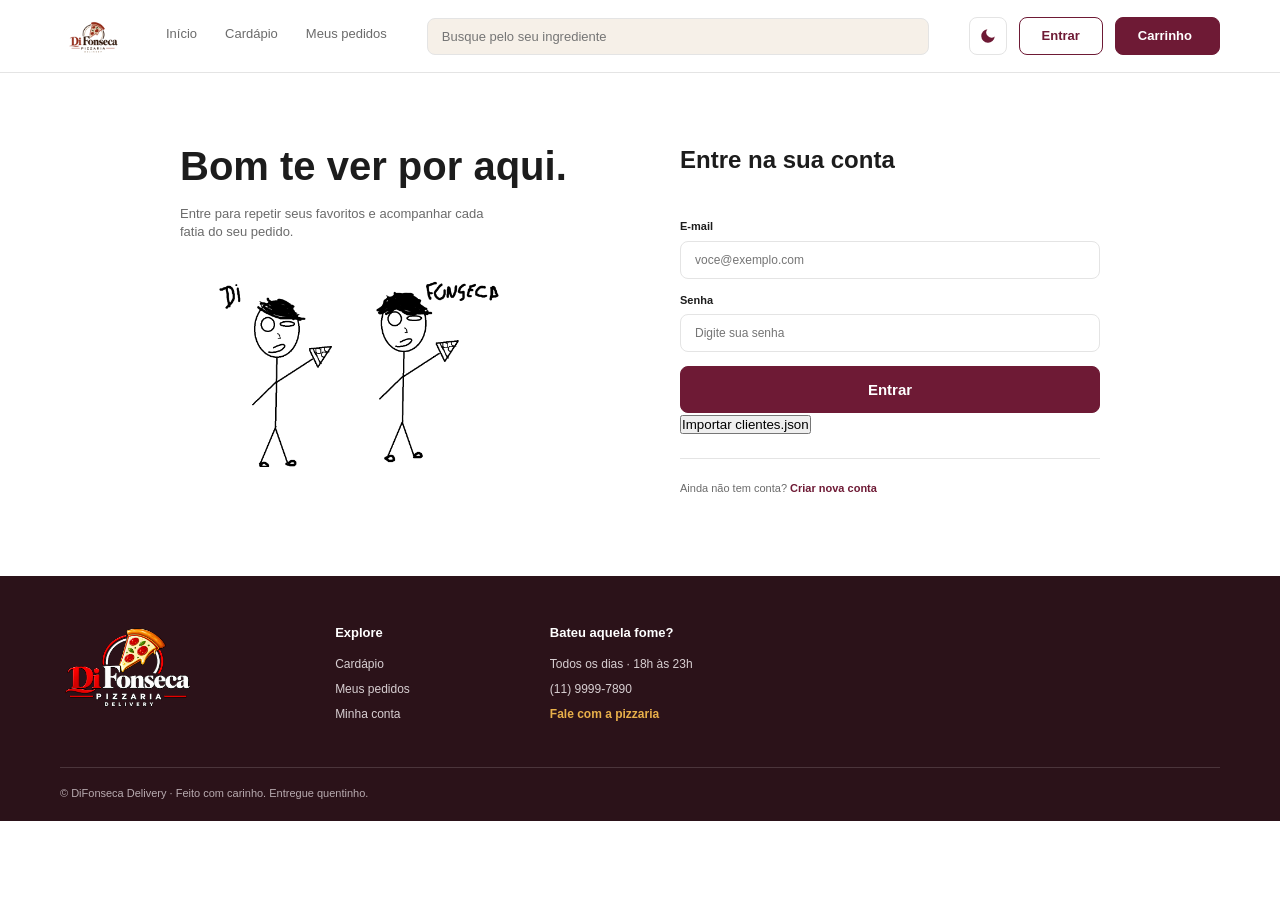
<file: login.html>
<!DOCTYPE html>
<html lang="pt-BR">
<head>
    <meta charset="UTF-8">
    <meta name="viewport" content="width=device-width, initial-scale=1.0">
    <title>DiFonseca Delivery • Login</title>
    <link rel="stylesheet" href="login.css">
    <link rel="stylesheet" href="tema.css">
</head>
<body>

    <header class="header">
        <a href="index.html" class="logo"><img src="logo.png" alt="DiFonseca Pizzaria"></a>

        <nav class="menu">
            <a href="index.html">Início</a>
            <a href="cardapio.html">Cardápio</a>
            <a href="carrinho.html">Meus pedidos</a>
        </nav>

        <form class="busca" action="calabresa.html">
            <input type="search" placeholder="Busque pelo seu ingrediente">
        </form>

        <div class="header-acoes">
            <button type="button" class="btn-tema" aria-label="Alternar modo escuro">
                <svg class="icone-lua" viewBox="0 0 24 24" width="18" height="18" fill="currentColor"><path d="M21 12.8A9 9 0 1 1 11.2 3a7 7 0 0 0 9.8 9.8z"/></svg>
                <svg class="icone-sol" viewBox="0 0 24 24" width="18" height="18" fill="none" stroke="currentColor" stroke-width="2" stroke-linecap="round"><circle cx="12" cy="12" r="4"/><path d="M12 2v2M12 20v2M4.9 4.9l1.4 1.4M17.7 17.7l1.4 1.4M2 12h2M20 12h2M4.9 19.1l1.4-1.4M17.7 6.3l1.4-1.4"/></svg>
            </button>
            <a href="login.html" class="btn btn-contorno">Entrar</a>
            <a href="carrinho.html" class="btn btn-primario">Carrinho  <span> </span></a>
        </div>
    </header>

    <main class="auth">
        <section class="auth-texto">
            <h1>Bom te ver por aqui.</h1>
            <p>Entre para repetir seus favoritos e acompanhar cada fatia do seu pedido.</p>
            <img src="DIFONFON.png" alt="">
        </section>

        <section class="auth-form">
            <h2>Entre na sua conta</h2>
            <p class="sub">&nbsp;</p>

            <form id="form-login">
                <div class="campo">
                    <label for="email">E-mail</label>
                    <input type="email" id="email" name="email" placeholder="voce@exemplo.com" required>
                </div>

                <div class="campo">
                    <label for="senha">Senha</label>
                    <input type="password" id="senha" name="senha" placeholder="Digite sua senha" required>
                </div>
                <button type="submit" class="btn btn-primario btn-grande">Entrar</button>
            </form>

            <div class="divisor"></div>

            <p class="rodape-form">Ainda não tem conta? <a href="cadastro.html" class="link-vinho">Criar nova conta</a></p>
        </section>
    </main>

    <footer class="footer">
        <div class="footer-topo">
            <div class="footer-logo">
                <img src="LogoRoda.png" alt="DiFonseca Pizzaria">
            </div>

            <div>
                <h4>Explore</h4>
                <ul>
                    <li><a href="cardapio.html">Cardápio</a></li>
                    <li><a href="carrinho.html">Meus pedidos</a></li>
                    <li><a href="perfil.html">Minha conta</a></li>
                </ul>
            </div>

            <div>
                <h4>Bateu aquela fome?</h4>
                <p>Todos os dias · 18h às 23h</p>
                <p>(11) 9999-7890</p>
                <p class="footer-whats">Fale com a pizzaria</p>
            </div>
        </div>

        <div class="footer-base">
            <span>© DiFonseca Delivery · Feito com carinho. Entregue quentinho.</span>
            <nav>
                
            </nav>
        </div>
    </footer>

    <script src="script.js"></script>
</body>
</html>
</file>
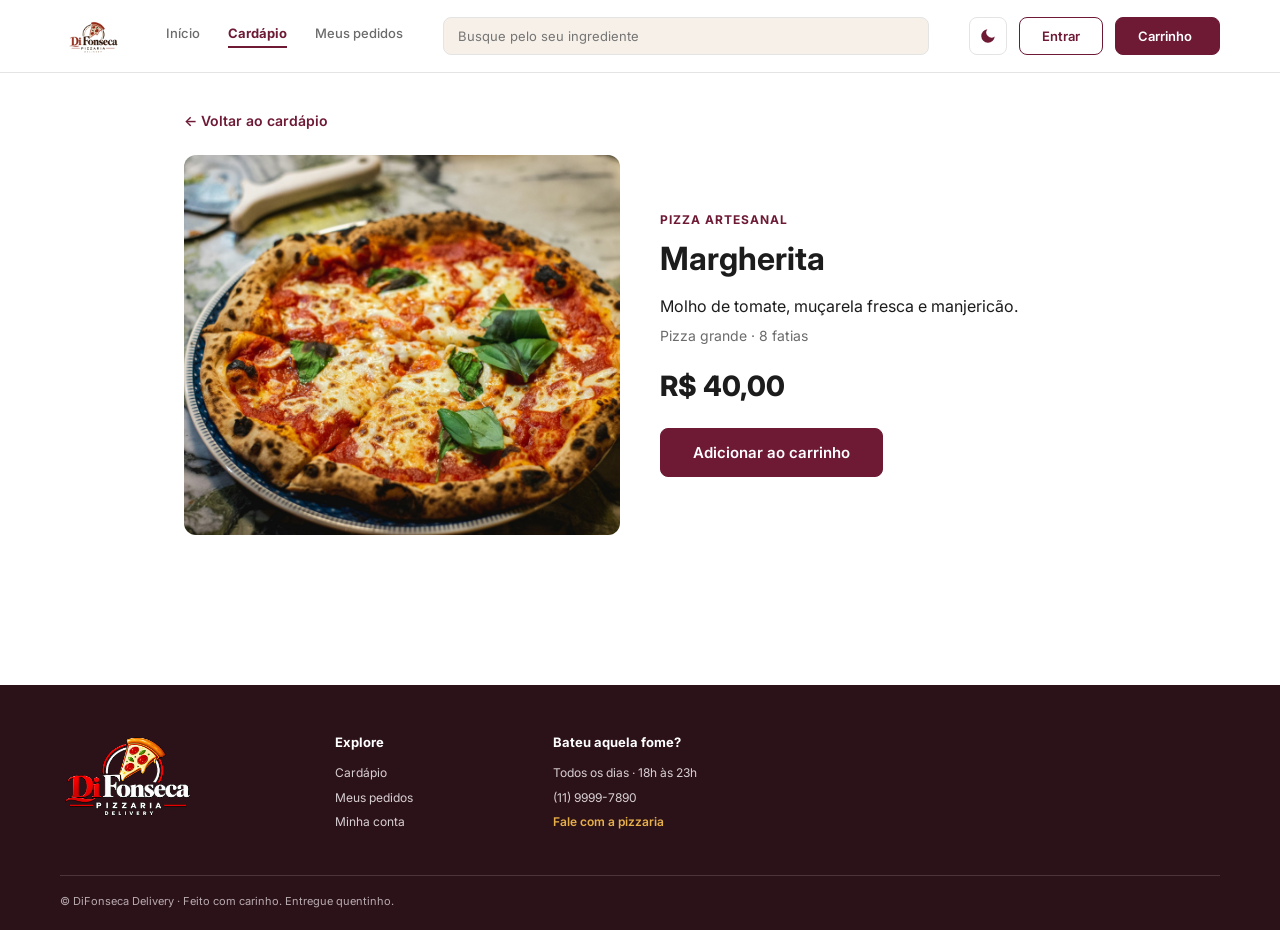
<file: margherita.html>
<!DOCTYPE html>
<html lang="pt-BR">
<head>
    <meta charset="UTF-8">
    <meta name="viewport" content="width=device-width, initial-scale=1.0">
    <title>DiFonseca Delivery • Margherita</title>
    <link rel="stylesheet" href="cardapio.css">
    <link rel="stylesheet" href="produto.css">
    <link rel="stylesheet" href="tema.css">
</head>
<body>

    <header class="header">
        <a href="index.html" class="logo"><img src="logo.png" alt="DiFonseca Pizzaria"></a>

        <nav class="menu">
            <a href="index.html">Início</a>
            <a href="cardapio.html" class="ativo">Cardápio</a>
            <a href="carrinho.html">Meus pedidos</a>
        </nav>

        <form class="busca" action="calabresa.html">
            <input type="search" placeholder="Busque pelo seu ingrediente">
        </form>

        <div class="header-acoes">
            <button type="button" class="btn-tema" aria-label="Alternar modo escuro">
                <svg class="icone-lua" viewBox="0 0 24 24" width="18" height="18" fill="currentColor"><path d="M21 12.8A9 9 0 1 1 11.2 3a7 7 0 0 0 9.8 9.8z"/></svg>
                <svg class="icone-sol" viewBox="0 0 24 24" width="18" height="18" fill="none" stroke="currentColor" stroke-width="2" stroke-linecap="round"><circle cx="12" cy="12" r="4"/><path d="M12 2v2M12 20v2M4.9 4.9l1.4 1.4M17.7 17.7l1.4 1.4M2 12h2M20 12h2M4.9 19.1l1.4-1.4M17.7 6.3l1.4-1.4"/></svg>
            </button>
            <a href="login.html" class="btn btn-contorno">Entrar</a>
            <a href="carrinho.html" class="btn btn-primario">Carrinho  <span> </span></a>
        </div>
    </header>

    <main class="produto" data-categoria="tradicionais" data-id-produto="3">
        <a href="cardapio.html" class="voltar">← Voltar ao cardápio</a>

        <div class="produto-corpo">
            <img src="margherita.jpg" alt="Pizza Margherita">

            <div class="produto-info">
                <p class="tag">PIZZA ARTESANAL</p>
                <h1>Margherita</h1>
                <p class="descricao">Molho de tomate, muçarela fresca e manjericão.</p>
                <p class="detalhe">Pizza grande · 8 fatias</p>
                <span class="preco">R$ 40,00</span>
                <button class="btn btn-primario btn-comprar" type="button">Adicionar ao carrinho</button>
            </div>
        </div>
    </main>

    <footer class="footer">
        <div class="footer-topo">
            <div class="footer-logo">
                <img src="LogoRoda.png" alt="DiFonseca Pizzaria">
            </div>

            <div>
                <h4>Explore</h4>
                <ul>
                    <li><a href="cardapio.html">Cardápio</a></li>
                    <li><a href="carrinho.html">Meus pedidos</a></li>
                    <li><a href="perfil.html">Minha conta</a></li>
                </ul>
            </div>

            <div>
                <h4>Bateu aquela fome?</h4>
                <p>Todos os dias · 18h às 23h</p>
                <p>(11) 9999-7890</p>
                <p class="footer-whats">Fale com a pizzaria</p>
            </div>
        </div>

        <div class="footer-base">
            <span>© DiFonseca Delivery · Feito com carinho. Entregue quentinho.</span>
            <nav>
            </nav>
        </div>
    </footer>

    <script src="script.js"></script>
</body>
</html>
</file>
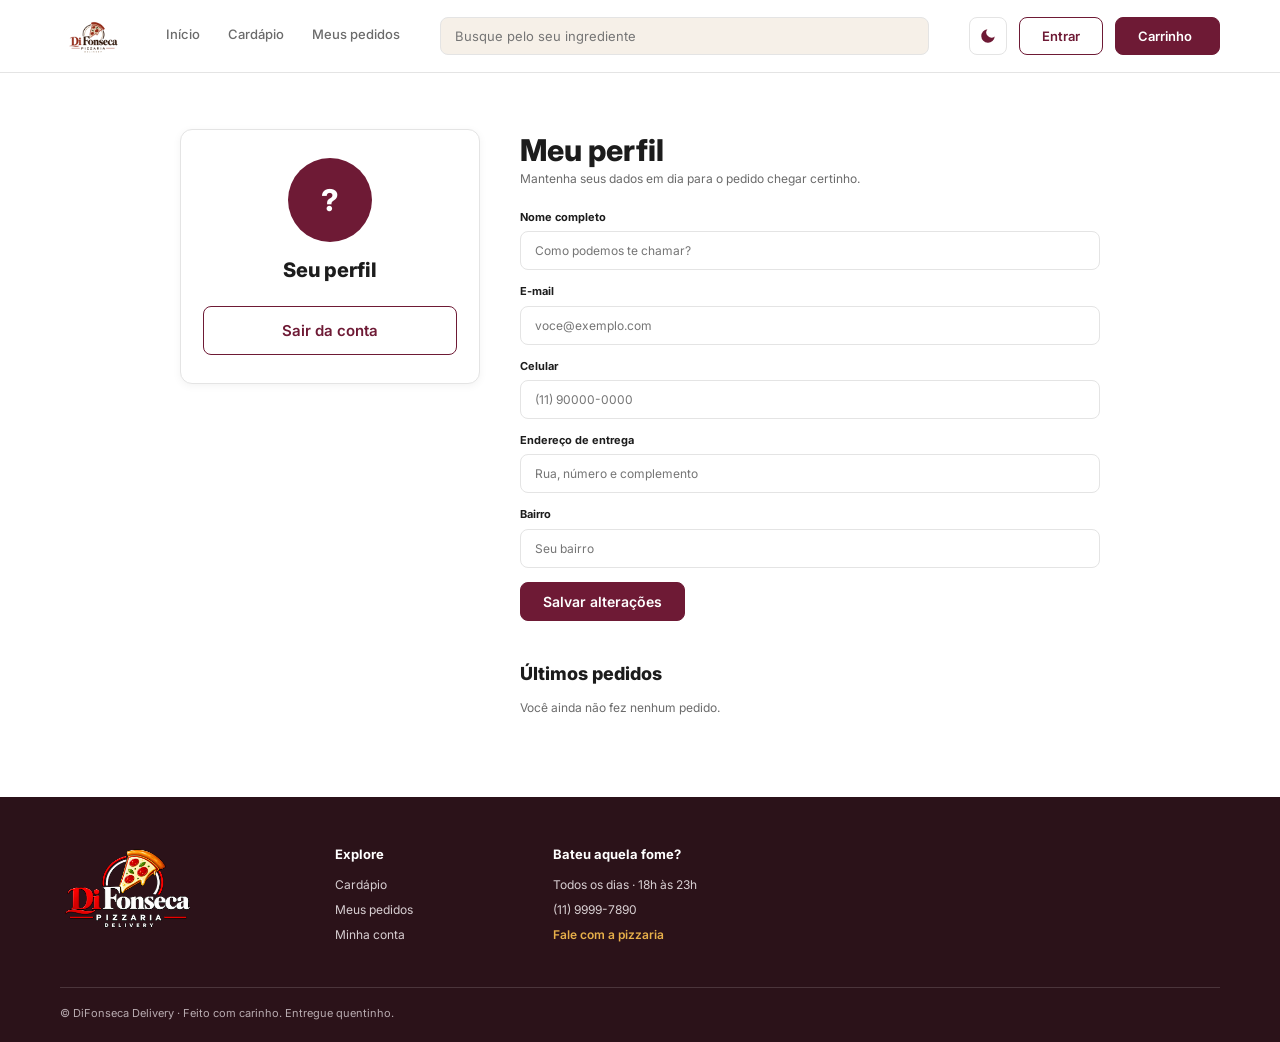
<file: perfil.html>
<!DOCTYPE html>
<html lang="pt-BR">
<head>
    <meta charset="UTF-8">
    <meta name="viewport" content="width=device-width, initial-scale=1.0">
    <title>DiFonseca Delivery • Meu perfil</title>
    <link rel="stylesheet" href="perfil.css">
    <link rel="stylesheet" href="tema.css">
</head>
<body>

    <header class="header">
        <a href="index.html" class="logo"><img src="logo.png" alt="DiFonseca Pizzaria"></a>

        <nav class="menu">
            <a href="index.html">Início</a>
            <a href="cardapio.html">Cardápio</a>
            <a href="carrinho.html">Meus pedidos</a>
        </nav>

        <form class="busca" action="calabresa.html">
            <input type="search" placeholder="Busque pelo seu ingrediente">
        </form>

        <div class="header-acoes">
            <button type="button" class="btn-tema" aria-label="Alternar modo escuro">
                <svg class="icone-lua" viewBox="0 0 24 24" width="18" height="18" fill="currentColor"><path d="M21 12.8A9 9 0 1 1 11.2 3a7 7 0 0 0 9.8 9.8z"/></svg>
                <svg class="icone-sol" viewBox="0 0 24 24" width="18" height="18" fill="none" stroke="currentColor" stroke-width="2" stroke-linecap="round"><circle cx="12" cy="12" r="4"/><path d="M12 2v2M12 20v2M4.9 4.9l1.4 1.4M17.7 17.7l1.4 1.4M2 12h2M20 12h2M4.9 19.1l1.4-1.4M17.7 6.3l1.4-1.4"/></svg>
            </button>
            <a href="login.html" class="btn btn-contorno">Entrar</a>
            <a href="carrinho.html" class="btn btn-primario">Carrinho  <span> </span></a>
        </div>
    </header>

    <main class="perfil">
        <aside class="perfil-card">
            <div class="avatar" id="avatar">?</div>
            <h2 id="perfil-nome">Seu perfil</h2>
            <p id="perfil-email">Preencha seus dados para agilizar o pedido.</p>
            <button type="button" class="btn btn-contorno btn-grande" id="btn-sair">Sair da conta</button>
        </aside>

        <section class="perfil-dados">
            <h1>Meu perfil</h1>
            <p class="sub">Mantenha seus dados em dia para o pedido chegar certinho.</p>

            <p class="msg-pedido" id="msg-perfil" hidden>Dados salvos com sucesso!</p>

            <form id="form-perfil">
                <div class="campo">
                    <label for="nome">Nome completo</label>
                    <input type="text" id="nome" name="nome" placeholder="Como podemos te chamar?" required>
                </div>

                <div class="campo">
                    <label for="email">E-mail</label>
                    <input type="email" id="email" name="email" placeholder="voce@exemplo.com" required>
                </div>

                <div class="campo">
                    <label for="celular">Celular</label>
                    <input type="tel" id="celular" name="celular" placeholder="(11) 90000-0000">
                </div>

                <div class="campo">
                    <label for="endereco">Endereço de entrega</label>
                    <input type="text" id="endereco" name="endereco" placeholder="Rua, número e complemento">
                </div>

                <div class="campo">
                    <label for="bairro">Bairro</label>
                    <input type="text" id="bairro" name="bairro" placeholder="Seu bairro">
                </div>

                <button type="submit" class="btn btn-primario">Salvar alterações</button>
            </form>

            <h2>Últimos pedidos</h2>
            <div id="lista-pedidos"></div>
        </section>
    </main>

    <footer class="footer">
        <div class="footer-topo">
            <div class="footer-logo">
                <img src="LogoRoda.png" alt="DiFonseca Pizzaria">
            </div>

            <div>
                <h4>Explore</h4>
                <ul>
                    <li><a href="cardapio.html">Cardápio</a></li>
                    <li><a href="carrinho.html">Meus pedidos</a></li>
                    <li><a href="perfil.html">Minha conta</a></li>
                </ul>
            </div>

            <div>
                <h4>Bateu aquela fome?</h4>
                <p>Todos os dias · 18h às 23h</p>
                <p>(11) 9999-7890</p>
                <p class="footer-whats">Fale com a pizzaria</p>
            </div>
        </div>

        <div class="footer-base">
            <span>© DiFonseca Delivery · Feito com carinho. Entregue quentinho.</span>
            <nav>
                
            </nav>
        </div>
    </footer>

    <script src="script.js"></script>
</body>
</html>
</file>
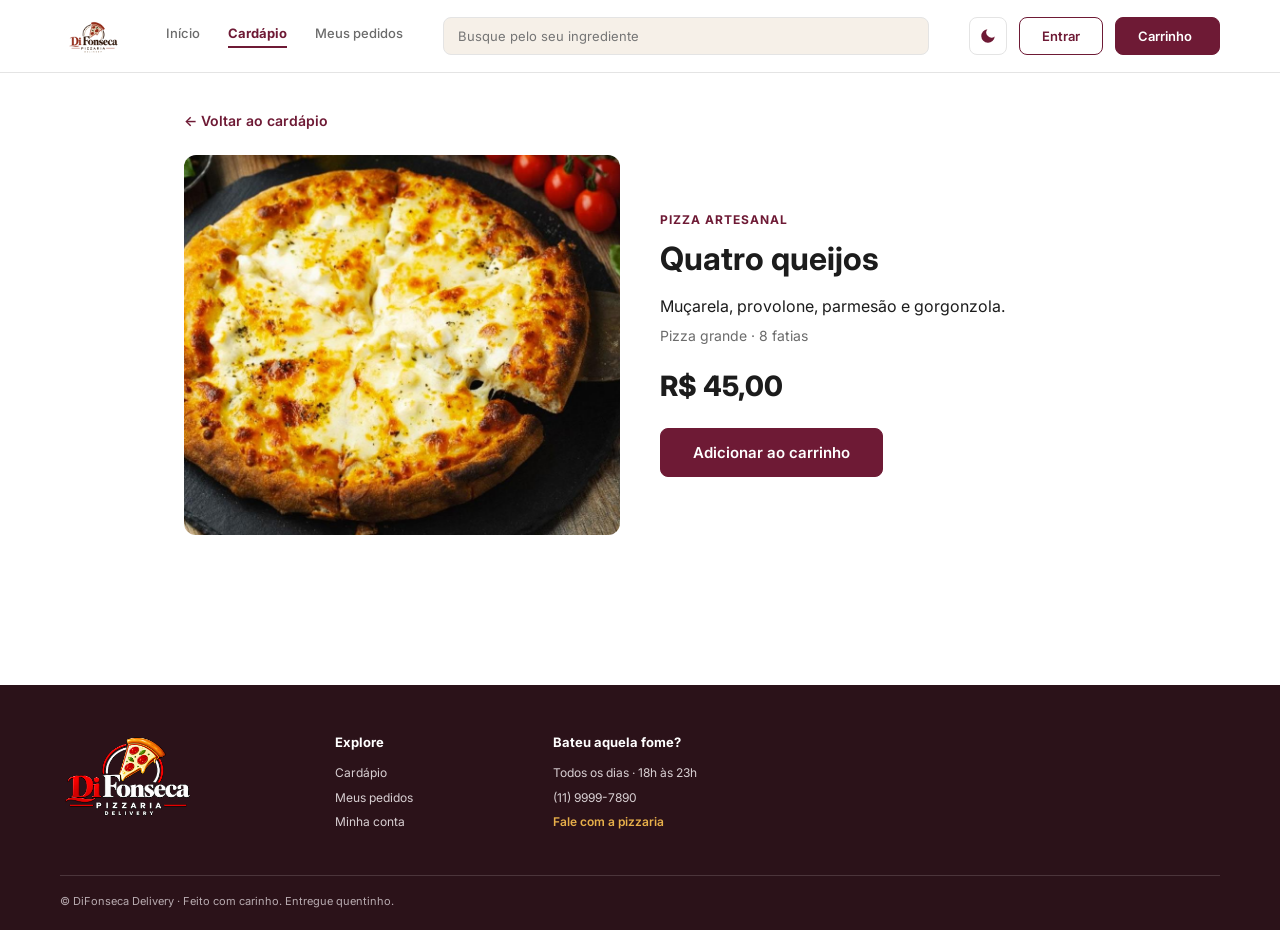
<file: quatro-queijos.html>
<!DOCTYPE html>
<html lang="pt-BR">
<head>
    <meta charset="UTF-8">
    <meta name="viewport" content="width=device-width, initial-scale=1.0">
    <title>DiFonseca Delivery • Quatro queijos</title>
    <link rel="stylesheet" href="cardapio.css">
    <link rel="stylesheet" href="produto.css">
    <link rel="stylesheet" href="tema.css">
</head>
<body>

    <header class="header">
        <a href="index.html" class="logo"><img src="logo.png" alt="DiFonseca Pizzaria"></a>

        <nav class="menu">
            <a href="index.html">Início</a>
            <a href="cardapio.html" class="ativo">Cardápio</a>
            <a href="carrinho.html">Meus pedidos</a>
        </nav>

        <form class="busca" action="calabresa.html">
            <input type="search" placeholder="Busque pelo seu ingrediente">
        </form>

        <div class="header-acoes">
            <button type="button" class="btn-tema" aria-label="Alternar modo escuro">
                <svg class="icone-lua" viewBox="0 0 24 24" width="18" height="18" fill="currentColor"><path d="M21 12.8A9 9 0 1 1 11.2 3a7 7 0 0 0 9.8 9.8z"/></svg>
                <svg class="icone-sol" viewBox="0 0 24 24" width="18" height="18" fill="none" stroke="currentColor" stroke-width="2" stroke-linecap="round"><circle cx="12" cy="12" r="4"/><path d="M12 2v2M12 20v2M4.9 4.9l1.4 1.4M17.7 17.7l1.4 1.4M2 12h2M20 12h2M4.9 19.1l1.4-1.4M17.7 6.3l1.4-1.4"/></svg>
            </button>
            <a href="login.html" class="btn btn-contorno">Entrar</a>
            <a href="carrinho.html" class="btn btn-primario">Carrinho  <span> </span></a>
        </div>
    </header>

    <main class="produto" data-categoria="especiais" data-id-produto="4">
        <a href="cardapio.html" class="voltar">← Voltar ao cardápio</a>

        <div class="produto-corpo">
            <img src="quatro.jpg" alt="Pizza Quatro queijos">

            <div class="produto-info">
                <p class="tag">PIZZA ARTESANAL</p>
                <h1>Quatro queijos</h1>
                <p class="descricao">Muçarela, provolone, parmesão e gorgonzola.</p>
                <p class="detalhe">Pizza grande · 8 fatias</p>
                <span class="preco">R$ 45,00</span>
                <button class="btn btn-primario btn-comprar" type="button">Adicionar ao carrinho</button>
            </div>
        </div>
    </main>

    <footer class="footer">
        <div class="footer-topo">
            <div class="footer-logo">
                <img src="LogoRoda.png" alt="DiFonseca Pizzaria">
            </div>

            <div>
                <h4>Explore</h4>
                <ul>
                    <li><a href="cardapio.html">Cardápio</a></li>
                    <li><a href="carrinho.html">Meus pedidos</a></li>
                    <li><a href="perfil.html">Minha conta</a></li>
                </ul>
            </div>

            <div>
                <h4>Bateu aquela fome?</h4>
                <p>Todos os dias · 18h às 23h</p>
                <p>(11) 9999-7890</p>
                <p class="footer-whats">Fale com a pizzaria</p>
            </div>
        </div>

        <div class="footer-base">
            <span>© DiFonseca Delivery · Feito com carinho. Entregue quentinho.</span>
            <nav>
            </nav>
        </div>
    </footer>

    <script src="script.js"></script>
</body>
</html>
</file>
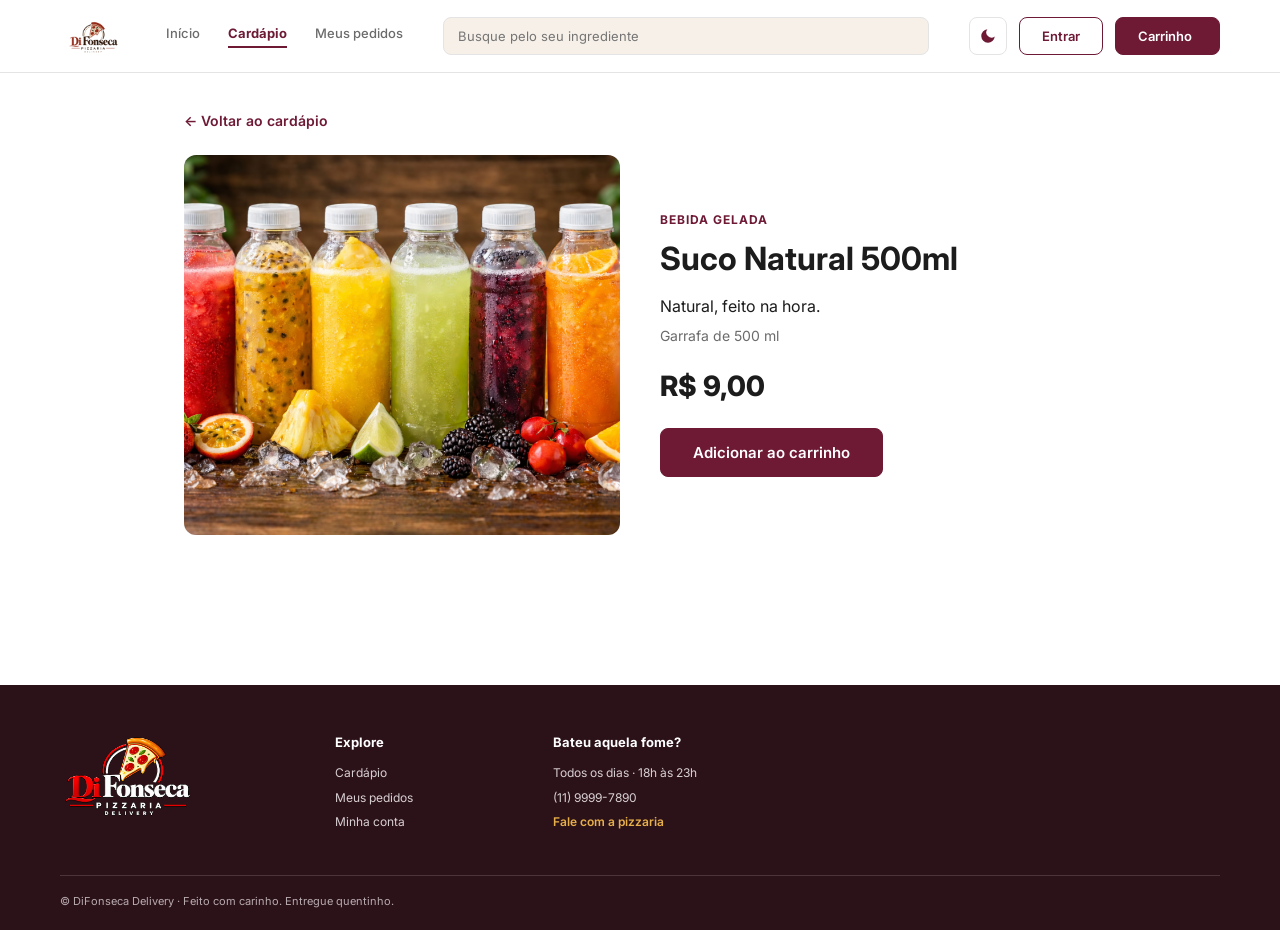
<file: suco.html>
<!DOCTYPE html>
<html lang="pt-BR">
<head>
    <meta charset="UTF-8">
    <meta name="viewport" content="width=device-width, initial-scale=1.0">
    <title>DiFonseca Delivery • Suco Natural 500ml</title>
    <link rel="stylesheet" href="cardapio.css">
    <link rel="stylesheet" href="produto.css">
    <link rel="stylesheet" href="tema.css">
</head>
<body>

    <header class="header">
        <a href="index.html" class="logo"><img src="logo.png" alt="DiFonseca Pizzaria"></a>

        <nav class="menu">
            <a href="index.html">Início</a>
            <a href="cardapio.html" class="ativo">Cardápio</a>
            <a href="carrinho.html">Meus pedidos</a>
        </nav>

        <form class="busca" action="calabresa.html">
            <input type="search" placeholder="Busque pelo seu ingrediente">
        </form>

        <div class="header-acoes">
            <button type="button" class="btn-tema" aria-label="Alternar modo escuro">
                <svg class="icone-lua" viewBox="0 0 24 24" width="18" height="18" fill="currentColor"><path d="M21 12.8A9 9 0 1 1 11.2 3a7 7 0 0 0 9.8 9.8z"/></svg>
                <svg class="icone-sol" viewBox="0 0 24 24" width="18" height="18" fill="none" stroke="currentColor" stroke-width="2" stroke-linecap="round"><circle cx="12" cy="12" r="4"/><path d="M12 2v2M12 20v2M4.9 4.9l1.4 1.4M17.7 17.7l1.4 1.4M2 12h2M20 12h2M4.9 19.1l1.4-1.4M17.7 6.3l1.4-1.4"/></svg>
            </button>
            <a href="login.html" class="btn btn-contorno">Entrar</a>
            <a href="carrinho.html" class="btn btn-primario">Carrinho  <span> </span></a>
        </div>
    </header>

    <main class="produto" data-categoria="bebidas" data-id-produto="8">
        <a href="cardapio.html" class="voltar">← Voltar ao cardápio</a>

        <div class="produto-corpo">
            <img src="Suco.png" alt="Suco natural de laranja">

            <div class="produto-info">
                <p class="tag">BEBIDA GELADA</p>
                <h1>Suco Natural 500ml</h1>
                <p class="descricao">Natural, feito na hora.</p>
                <p class="detalhe">Garrafa de 500 ml</p>
                <span class="preco">R$ 9,00</span>
                <button class="btn btn-primario btn-comprar" type="button">Adicionar ao carrinho</button>
            </div>
        </div>
    </main>

    <footer class="footer">
        <div class="footer-topo">
            <div class="footer-logo">
                <img src="LogoRoda.png" alt="DiFonseca Pizzaria">
            </div>

            <div>
                <h4>Explore</h4>
                <ul>
                    <li><a href="cardapio.html">Cardápio</a></li>
                    <li><a href="carrinho.html">Meus pedidos</a></li>
                    <li><a href="perfil.html">Minha conta</a></li>
                </ul>
            </div>

            <div>
                <h4>Bateu aquela fome?</h4>
                <p>Todos os dias · 18h às 23h</p>
                <p>(11) 9999-7890</p>
                <p class="footer-whats">Fale com a pizzaria</p>
            </div>
        </div>

        <div class="footer-base">
            <span>© DiFonseca Delivery · Feito com carinho. Entregue quentinho.</span>
            <nav>
            </nav>
        </div>
    </footer>

    <script src="script.js"></script>
</body>
</html>
</file>
<file: style.css>
:root {
    --vinho: #6e1a35;
    --vinho-escuro: #2b1219;
    --creme: #f6f0e8;
    --dourado: #e8b04a;
    --texto: #1c1c1c;
    --cinza: #6b6b6b;
    --borda: #e4e4e4;
    --branco: #ffffff;
}

* {
    margin: 0;
    padding: 0;
    box-sizing: border-box;
}

body {
    font-family: "Inter", Arial, sans-serif;
    color: var(--texto);
    background: var(--branco);
    line-height: 1.4;
}

a {
    color: inherit;
    text-decoration: none;
}

ul {
    list-style: none;
}

img {
    display: block;
    max-width: 100%;
}

.btn {
    display: inline-flex;
    align-items: center;
    justify-content: center;
    padding: 10px 22px;
    border-radius: 8px;
    font-family: inherit;
    font-size: 14px;
    font-weight: 600;
    cursor: pointer;
    border: 1.5px solid var(--vinho);
}

.btn-primario {
    background: var(--vinho);
    color: var(--branco);
}

.btn-contorno {
    background: var(--branco);
    color: var(--vinho);
}

.btn-grande {
    width: 100%;
    padding: 14px;
    font-size: 15px;
}

.header {
    display: flex;
    align-items: center;
    gap: 40px;
    padding: 14px 60px;
    background: var(--branco);
    border-bottom: 1px solid var(--borda);
}

.header .logo img {
    height: 44px;
}

.menu {
    display: flex;
    gap: 28px;
    font-size: 13px;
    font-weight: 500;
}

.menu a {
    color: var(--cinza);
    padding-bottom: 4px;
}

.menu a.ativo {
    color: var(--vinho);
    font-weight: 700;
    border-bottom: 2px solid var(--vinho);
}

.busca {
    flex: 1;
}

.busca input {
    width: 100%;
    padding: 10px 14px;
    border: 1px solid var(--borda);
    border-radius: 8px;
    background: var(--creme);
    font-family: inherit;
    font-size: 13px;
}

.header-acoes {
    display: flex;
    gap: 12px;
}

.header-acoes .btn {
    padding: 9px 22px;
    font-size: 13px;
}

.grade-pizzas {
    display: grid;
    grid-template-columns: repeat(4, 1fr);
    gap: 22px;
}

.card-pizza {
    background: var(--branco);
    border: 1px solid var(--borda);
    border-radius: 12px;
    overflow: hidden;
    box-shadow: 0 2px 8px rgba(0, 0, 0, 0.05);
}

.card-pizza img {
    width: 100%;
    height: 190px;
    object-fit: cover;
    background: #efefef;
}

.card-info {
    padding: 14px 16px 16px;
}

.card-info .tag {
    font-size: 9px;
    font-weight: 700;
    letter-spacing: 0.6px;
    color: var(--vinho);
    margin-bottom: 4px;
}

.card-info h3 {
    font-size: 17px;
    font-weight: 700;
    margin-bottom: 4px;
}

.card-info p {
    font-size: 12px;
    color: var(--cinza);
    min-height: 34px;
}

.card-rodape {
    display: flex;
    align-items: center;
    justify-content: space-between;
    margin-top: 14px;
}

.preco {
    font-size: 17px;
    font-weight: 800;
}

.btn-add {
    width: 32px;
    height: 32px;
    border: none;
    border-radius: 8px;
    background: var(--vinho);
    color: var(--branco);
    font-size: 18px;
    font-weight: 700;
    cursor: pointer;
}

.footer {
    background: var(--vinho-escuro);
    color: var(--branco);
    padding: 48px 60px 20px;
    margin-top: 80px;
}

.footer-topo {
    display: flex;
    gap: 140px;
    padding-bottom: 36px;
    border-bottom: 1px solid rgba(255, 255, 255, 0.15);
}

.footer-logo img {
    height: 90px;
}

.footer h4 {
    font-size: 13px;
    font-weight: 700;
    margin-bottom: 14px;
}

.footer li,
.footer p {
    font-size: 12px;
    color: #d8cfd2;
    margin-bottom: 8px;
}

.footer-whats {
    color: var(--dourado) !important;
    font-weight: 600;
}

.footer-base {
    display: flex;
    justify-content: space-between;
    padding-top: 18px;
    font-size: 11px;
    color: #b8abb0;
}

.footer-base nav {
    display: flex;
    gap: 22px;
}

@media (max-width: 1000px) {
    .grade-pizzas {
        grid-template-columns: repeat(2, 1fr);
    }

    .header {
        flex-wrap: wrap;
        gap: 16px;
        padding: 14px 24px;
    }

    .footer {
        padding: 40px 24px 20px;
    }

    .footer-topo {
        flex-wrap: wrap;
        gap: 40px;
    }
}

@media (max-width: 560px) {
    .grade-pizzas {
        grid-template-columns: 1fr;
    }

    .footer-base {
        flex-direction: column;
        gap: 10px;
    }
}

.hero {
    height: 300px;
    display: flex;
    flex-direction: column;
    align-items: center;
    justify-content: center;
    text-align: center;
    color: var(--branco);
    background:
        linear-gradient(rgba(20, 10, 10, 0.62), rgba(20, 10, 10, 0.62)),
        url("banner.png") center / cover no-repeat;
}

.hero h1 {
    font-size: 34px;
    font-weight: 800;
    letter-spacing: 0.5px;
    margin-bottom: 10px;
}

.hero .sub {
    font-size: 13px;
    font-weight: 600;
    color: var(--dourado);
    margin-bottom: 14px;
}

.hero .desc {
    font-size: 10px;
    color: #eee;
    max-width: 420px;
}

.mais-pedidas {
    padding: 56px 60px 0;
}

.mais-pedidas h2 {
    font-size: 24px;
    font-weight: 800;
    margin-bottom: 24px;
}

@media (max-width: 1000px) {
    .mais-pedidas {
        padding: 40px 24px 0;
    }
}

[hidden] {
    display: none !important;
}

.btn-add.adicionado {
    background: #2e7d4f;
}

.btn {
    gap: 5px;
}

.header {
    position: sticky;
    top: 0;
    z-index: 50;
    transition: box-shadow 0.3s ease;
}

.header.sombra {
    box-shadow: 0 2px 14px rgba(0, 0, 0, 0.1);
}

.anima {
    opacity: 0;
    transform: translateY(24px);
    transition: opacity 0.6s ease, transform 0.6s ease;
}

.anima.visivel {
    opacity: 1;
    transform: none;
}

.card-pizza.anima {
    transition: opacity 0.6s ease, transform 0.6s ease, box-shadow 0.25s ease;
}

.card-pizza.visivel:hover {
    transform: translateY(-4px);
    box-shadow: 0 10px 24px rgba(0, 0, 0, 0.12);
}

.card-pizza img {
    transition: transform 0.4s ease;
}

.card-pizza:hover img {
    transform: scale(1.04);
}

.card-pizza {
    overflow: hidden;
}

.btn-add {
    transition: background 0.2s ease, transform 0.15s ease;
}

.btn-add:hover {
    transform: scale(1.1);
}

.btn-add:active {
    transform: scale(0.95);
}

.btn-add.adicionado {
    animation: pop 0.35s ease;
}

.btn {
    transition: background 0.2s ease, color 0.2s ease, transform 0.15s ease;
}

.btn:hover:not(:disabled) {
    transform: translateY(-1px);
}

.btn-primario:hover:not(:disabled) {
    background: #8a2244;
}

.btn-contorno:hover:not(:disabled) {
    background: var(--creme);
}

.bump {
    display: inline-block;
    animation: bump 0.45s ease;
}

.toast {
    position: fixed;
    left: 50%;
    bottom: 28px;
    z-index: 100;
    padding: 12px 22px;
    border-radius: 10px;
    background: var(--vinho-escuro);
    color: var(--branco);
    font-size: 13px;
    font-weight: 600;
    box-shadow: 0 8px 22px rgba(0, 0, 0, 0.25);
    opacity: 0;
    transform: translate(-50%, 20px);
    pointer-events: none;
    transition: opacity 0.3s ease, transform 0.3s ease;
}

.toast.mostrar {
    opacity: 1;
    transform: translate(-50%, 0);
}

.item {
    transition: opacity 0.25s ease, transform 0.25s ease;
}

.item.saindo {
    opacity: 0;
    transform: translateX(30px);
}

.campo input:invalid:not(:placeholder-shown):not(:focus) {
    border-color: #b3261e;
}

@keyframes pop {
    0% {
        transform: scale(1);
    }
    50% {
        transform: scale(1.3);
    }
    100% {
        transform: scale(1);
    }
}

@keyframes bump {
    0% {
        transform: scale(1);
    }
    40% {
        transform: scale(1.25);
    }
    100% {
        transform: scale(1);
    }
}

@media (prefers-reduced-motion: reduce) {
    .anima {
        opacity: 1;
        transform: none;
        transition: none;
    }

    .bump,
    .btn-add.adicionado {
        animation: none;
    }

    .toast,
    .item {
        transition: none;
    }
}
@import url("https://fonts.googleapis.com/css2?family=Inter:wght@400;500;600;700;800&display=swap");
</file>
<file: tema.css>
.btn-tema {
    display: inline-flex;
    align-items: center;
    justify-content: center;
    width: 38px;
    height: 38px;
    border: 1.5px solid var(--borda);
    border-radius: 8px;
    background: var(--branco);
    color: var(--vinho);
    cursor: pointer;
    transition: background 0.2s ease, transform 0.15s ease;
}

.btn-tema:hover {
    background: var(--creme);
    transform: translateY(-1px);
}

.icone-sol {
    display: none;
}

[data-tema="escuro"] .icone-sol {
    display: block;
}

[data-tema="escuro"] .icone-lua {
    display: none;
}

[data-tema="escuro"] {
    --vinho: #8a2244;
    --vinho-claro: #e58aa6;
    --creme: #2e2226;
    --texto: #f2ece8;
    --cinza: #b3a7ab;
    --borda: #3a2c30;
    --fundo: #1a1315;
    --superficie: #241a1d;
}

[data-tema="escuro"] body {
    background: var(--fundo);
}

[data-tema="escuro"] .header,
[data-tema="escuro"] .perfil-card,
[data-tema="escuro"] .card-pizza,
[data-tema="escuro"] .filtro,
[data-tema="escuro"] .btn-contorno,
[data-tema="escuro"] .btn-tema,
[data-tema="escuro"] .campo input[type="text"],
[data-tema="escuro"] .campo input[type="email"],
[data-tema="escuro"] .campo input[type="tel"],
[data-tema="escuro"] .campo input[type="password"] {
    background: var(--superficie);
}

[data-tema="escuro"] .busca input,
[data-tema="escuro"] .campo input,
[data-tema="escuro"] .obs textarea,
[data-tema="escuro"] .filtro,
[data-tema="escuro"] .qtd button {
    color: var(--texto);
}

[data-tema="escuro"] .obs textarea {
    background: var(--superficie);
}

[data-tema="escuro"] .filtro.ativo {
    background: var(--vinho);
    color: #fff;
}

[data-tema="escuro"] .menu a.ativo {
    color: var(--vinho-claro);
    border-bottom-color: var(--vinho-claro);
}

[data-tema="escuro"] .btn-contorno,
[data-tema="escuro"] .btn-tema,
[data-tema="escuro"] .card-info .tag,
[data-tema="escuro"] .termos a,
[data-tema="escuro"] .link-vinho,
[data-tema="escuro"] .linha.total strong,
[data-tema="escuro"] .remover,
[data-tema="escuro"] .continuar {
    color: var(--vinho-claro);
}

[data-tema="escuro"] .btn-primario:hover:not(:disabled) {
    background: #a52a55;
}

[data-tema="escuro"] .btn-contorno:hover:not(:disabled),
[data-tema="escuro"] .btn-tema:hover {
    background: var(--creme);
}

[data-tema="escuro"] .card-pizza,
[data-tema="escuro"] .perfil-card,
[data-tema="escuro"] .resumo {
    box-shadow: 0 2px 8px rgba(0, 0, 0, 0.4);
}

[data-tema="escuro"] .msg-pedido {
    background: #17301f;
    color: #8fd3a8;
}

[data-tema="escuro"] .toast {
    background: #3a1822;
}

[data-tema="escuro"] .header .logo img {
    height: 36px;
}
</file>
<file: cardapio.css>
@import url("https://fonts.googleapis.com/css2?family=Inter:wght@400;500;600;700;800&display=swap");

:root {
    --vinho: #6e1a35;
    --vinho-escuro: #2b1219;
    --creme: #f6f0e8;
    --dourado: #e8b04a;
    --texto: #1c1c1c;
    --cinza: #6b6b6b;
    --borda: #e4e4e4;
    --branco: #ffffff;
}

* {
    margin: 0;
    padding: 0;
    box-sizing: border-box;
}

body {
    font-family: "Inter", Arial, sans-serif;
    color: var(--texto);
    background: var(--branco);
    line-height: 1.4;
}

a {
    color: inherit;
    text-decoration: none;
}

ul {
    list-style: none;
}

img {
    display: block;
    max-width: 100%;
}

.btn {
    display: inline-flex;
    align-items: center;
    justify-content: center;
    padding: 10px 22px;
    border-radius: 8px;
    font-family: inherit;
    font-size: 14px;
    font-weight: 600;
    cursor: pointer;
    border: 1.5px solid var(--vinho);
}

.btn-primario {
    background: var(--vinho);
    color: var(--branco);
}

.btn-contorno {
    background: var(--branco);
    color: var(--vinho);
}

.btn-grande {
    width: 100%;
    padding: 14px;
    font-size: 15px;
}

.header {
    display: flex;
    align-items: center;
    gap: 40px;
    padding: 14px 60px;
    background: var(--branco);
    border-bottom: 1px solid var(--borda);
}

.header .logo img {
    height: 44px;
}

.menu {
    display: flex;
    gap: 28px;
    font-size: 13px;
    font-weight: 500;
}

.menu a {
    color: var(--cinza);
    padding-bottom: 4px;
}

.menu a.ativo {
    color: var(--vinho);
    font-weight: 700;
    border-bottom: 2px solid var(--vinho);
}

.busca {
    flex: 1;
}

.busca input {
    width: 100%;
    padding: 10px 14px;
    border: 1px solid var(--borda);
    border-radius: 8px;
    background: var(--creme);
    font-family: inherit;
    font-size: 13px;
}

.header-acoes {
    display: flex;
    gap: 12px;
}

.header-acoes .btn {
    padding: 9px 22px;
    font-size: 13px;
}

.grade-pizzas {
    display: grid;
    grid-template-columns: repeat(4, 1fr);
    gap: 22px;
}

.card-pizza {
    background: var(--branco);
    border: 1px solid var(--borda);
    border-radius: 12px;
    overflow: hidden;
    box-shadow: 0 2px 8px rgba(0, 0, 0, 0.05);
}

.card-pizza img {
    width: 100%;
    height: 190px;
    object-fit: cover;
    background: #efefef;
}

.card-info {
    padding: 14px 16px 16px;
}

.card-info .tag {
    font-size: 9px;
    font-weight: 700;
    letter-spacing: 0.6px;
    color: var(--vinho);
    margin-bottom: 4px;
}

.card-info h3 {
    font-size: 17px;
    font-weight: 700;
    margin-bottom: 4px;
}

.card-info p {
    font-size: 12px;
    color: var(--cinza);
    min-height: 34px;
}

.card-rodape {
    display: flex;
    align-items: center;
    justify-content: space-between;
    margin-top: 14px;
}

.preco {
    font-size: 17px;
    font-weight: 800;
}

.btn-add {
    width: 32px;
    height: 32px;
    border: none;
    border-radius: 8px;
    background: var(--vinho);
    color: var(--branco);
    font-size: 18px;
    font-weight: 700;
    cursor: pointer;
}

.footer {
    background: var(--vinho-escuro);
    color: var(--branco);
    padding: 48px 60px 20px;
    margin-top: 80px;
}

.footer-topo {
    display: flex;
    gap: 140px;
    padding-bottom: 36px;
    border-bottom: 1px solid rgba(255, 255, 255, 0.15);
}

.footer-logo img {
    height: 90px;
}

.footer h4 {
    font-size: 13px;
    font-weight: 700;
    margin-bottom: 14px;
}

.footer li,
.footer p {
    font-size: 12px;
    color: #d8cfd2;
    margin-bottom: 8px;
}

.footer-whats {
    color: var(--dourado) !important;
    font-weight: 600;
}

.footer-base {
    display: flex;
    justify-content: space-between;
    padding-top: 18px;
    font-size: 11px;
    color: #b8abb0;
}

.footer-base nav {
    display: flex;
    gap: 22px;
}

@media (max-width: 1000px) {
    .grade-pizzas {
        grid-template-columns: repeat(2, 1fr);
    }

    .header {
        flex-wrap: wrap;
        gap: 16px;
        padding: 14px 24px;
    }

    .footer {
        padding: 40px 24px 20px;
    }

    .footer-topo {
        flex-wrap: wrap;
        gap: 40px;
    }
}

@media (max-width: 560px) {
    .grade-pizzas {
        grid-template-columns: 1fr;
    }

    .footer-base {
        flex-direction: column;
        gap: 10px;
    }
}

.cardapio {
    padding: 56px 60px 0;
}

.cardapio h1 {
    font-size: 34px;
    font-weight: 800;
    margin-bottom: 28px;
}

.filtros {
    display: flex;
    flex-wrap: wrap;
    gap: 12px;
    margin-bottom: 34px;
}

.filtro {
    padding: 8px 22px;
    border: 1px solid var(--borda);
    border-radius: 8px;
    background: var(--branco);
    font-family: inherit;
    font-size: 12px;
    font-weight: 600;
    cursor: pointer;
}

.filtro.ativo {
    background: var(--vinho);
    border-color: var(--vinho);
    color: var(--branco);
}

.cardapio h2 {
    font-size: 22px;
    font-weight: 800;
    margin-bottom: 4px;
}

.cardapio .legenda {
    font-size: 11px;
    color: var(--cinza);
    margin-bottom: 22px;
}

@media (max-width: 1000px) {
    .cardapio {
        padding: 40px 24px 0;
    }
}

[hidden] {
    display: none !important;
}

.btn-add.adicionado {
    background: #2e7d4f;
}

.btn {
    gap: 5px;
}

.header {
    position: sticky;
    top: 0;
    z-index: 50;
    transition: box-shadow 0.3s ease;
}

.header.sombra {
    box-shadow: 0 2px 14px rgba(0, 0, 0, 0.1);
}

.anima {
    opacity: 0;
    transform: translateY(24px);
    transition: opacity 0.6s ease, transform 0.6s ease;
}

.anima.visivel {
    opacity: 1;
    transform: none;
}

.card-pizza.anima {
    transition: opacity 0.6s ease, transform 0.6s ease, box-shadow 0.25s ease;
}

.card-pizza.visivel:hover {
    transform: translateY(-4px);
    box-shadow: 0 10px 24px rgba(0, 0, 0, 0.12);
}

.card-pizza img {
    transition: transform 0.4s ease;
}

.card-pizza:hover img {
    transform: scale(1.04);
}

.card-pizza {
    overflow: hidden;
}

.btn-add {
    transition: background 0.2s ease, transform 0.15s ease;
}

.btn-add:hover {
    transform: scale(1.1);
}

.btn-add:active {
    transform: scale(0.95);
}

.btn-add.adicionado {
    animation: pop 0.35s ease;
}

.btn {
    transition: background 0.2s ease, color 0.2s ease, transform 0.15s ease;
}

.btn:hover:not(:disabled) {
    transform: translateY(-1px);
}

.btn-primario:hover:not(:disabled) {
    background: #8a2244;
}

.btn-contorno:hover:not(:disabled) {
    background: var(--creme);
}

.bump {
    display: inline-block;
    animation: bump 0.45s ease;
}

.toast {
    position: fixed;
    left: 50%;
    bottom: 28px;
    z-index: 100;
    padding: 12px 22px;
    border-radius: 10px;
    background: var(--vinho-escuro);
    color: var(--branco);
    font-size: 13px;
    font-weight: 600;
    box-shadow: 0 8px 22px rgba(0, 0, 0, 0.25);
    opacity: 0;
    transform: translate(-50%, 20px);
    pointer-events: none;
    transition: opacity 0.3s ease, transform 0.3s ease;
}

.toast.mostrar {
    opacity: 1;
    transform: translate(-50%, 0);
}

.item {
    transition: opacity 0.25s ease, transform 0.25s ease;
}

.item.saindo {
    opacity: 0;
    transform: translateX(30px);
}

.campo input:invalid:not(:placeholder-shown):not(:focus) {
    border-color: #b3261e;
}

@keyframes pop {
    0% {
        transform: scale(1);
    }
    50% {
        transform: scale(1.3);
    }
    100% {
        transform: scale(1);
    }
}

@keyframes bump {
    0% {
        transform: scale(1);
    }
    40% {
        transform: scale(1.25);
    }
    100% {
        transform: scale(1);
    }
}

@media (prefers-reduced-motion: reduce) {
    .anima {
        opacity: 1;
        transform: none;
        transition: none;
    }

    .bump,
    .btn-add.adicionado {
        animation: none;
    }

    .toast,
    .item {
        transition: none;
    }
}

.grupo + .grupo {
    margin-top: 48px;
}
</file>
<file: produto.css>
.produto {
    max-width: 960px;
    margin: 0 auto;
    padding: 36px 24px 70px;
}

.voltar {
    display: inline-block;
    margin-bottom: 24px;
    font-size: 14px;
    font-weight: 600;
    color: var(--vinho);
}

.voltar:hover {
    text-decoration: underline;
}

.produto-corpo {
    display: grid;
    grid-template-columns: 1fr 1fr;
    gap: 40px;
    align-items: center;
}

.produto-corpo img {
    width: 100%;
    height: 380px;
    object-fit: cover;
    border-radius: 12px;
    background: #efefef;
}

.produto-info .tag {
    font-size: 12px;
    font-weight: 700;
    letter-spacing: 1px;
    color: var(--vinho);
}

.produto-info h1 {
    margin: 8px 0 14px;
    font-size: 32px;
}

.produto-info .descricao {
    font-size: 16px;
    margin-bottom: 8px;
}

.produto-info .detalhe {
    font-size: 14px;
    color: var(--cinza);
    margin-bottom: 22px;
}

.produto-info .preco {
    display: block;
    margin-bottom: 22px;
    font-size: 28px;
}

.btn-comprar {
    padding: 14px 32px;
    font-size: 15px;
}

.btn-comprar.adicionado {
    background: #2e7d4f;
    border-color: #2e7d4f;
}

[data-tema="escuro"] .produto-info .tag,
[data-tema="escuro"] .voltar {
    color: var(--vinho-claro);
}

@media (max-width: 720px) {
    .produto-corpo {
        grid-template-columns: 1fr;
        gap: 24px;
    }

    .produto-corpo img {
        height: 260px;
    }
}
</file>
<file: cadastro.css>
@import url("https://fonts.googleapis.com/css2?family=Inter:wght@400;500;600;700;800&display=swap");

:root {
    --vinho: #6e1a35;
    --vinho-escuro: #2b1219;
    --creme: #f6f0e8;
    --dourado: #e8b04a;
    --texto: #1c1c1c;
    --cinza: #6b6b6b;
    --borda: #e4e4e4;
    --branco: #ffffff;
}

* {
    margin: 0;
    padding: 0;
    box-sizing: border-box;
}

body {
    font-family: "Inter", Arial, sans-serif;
    color: var(--texto);
    background: var(--branco);
    line-height: 1.4;
}

a {
    color: inherit;
    text-decoration: none;
}

ul {
    list-style: none;
}

img {
    display: block;
    max-width: 100%;
}

.btn {
    display: inline-flex;
    align-items: center;
    justify-content: center;
    padding: 10px 22px;
    border-radius: 8px;
    font-family: inherit;
    font-size: 14px;
    font-weight: 600;
    cursor: pointer;
    border: 1.5px solid var(--vinho);
}

.btn-primario {
    background: var(--vinho);
    color: var(--branco);
}

.btn-contorno {
    background: var(--branco);
    color: var(--vinho);
}

.btn-grande {
    width: 100%;
    padding: 14px;
    font-size: 15px;
}

.header {
    display: flex;
    align-items: center;
    gap: 40px;
    padding: 14px 60px;
    background: var(--branco);
    border-bottom: 1px solid var(--borda);
}

.header .logo img {
    height: 44px;
}

.menu {
    display: flex;
    gap: 28px;
    font-size: 13px;
    font-weight: 500;
}

.menu a {
    color: var(--cinza);
    padding-bottom: 4px;
}

.menu a.ativo {
    color: var(--vinho);
    font-weight: 700;
    border-bottom: 2px solid var(--vinho);
}

.busca {
    flex: 1;
}

.busca input {
    width: 100%;
    padding: 10px 14px;
    border: 1px solid var(--borda);
    border-radius: 8px;
    background: var(--creme);
    font-family: inherit;
    font-size: 13px;
}

.header-acoes {
    display: flex;
    gap: 12px;
}

.header-acoes .btn {
    padding: 9px 22px;
    font-size: 13px;
}

.grade-pizzas {
    display: grid;
    grid-template-columns: repeat(4, 1fr);
    gap: 22px;
}

.card-pizza {
    background: var(--branco);
    border: 1px solid var(--borda);
    border-radius: 12px;
    overflow: hidden;
    box-shadow: 0 2px 8px rgba(0, 0, 0, 0.05);
}

.card-pizza img {
    width: 100%;
    height: 190px;
    object-fit: cover;
    background: #efefef;
}

.card-info {
    padding: 14px 16px 16px;
}

.card-info .tag {
    font-size: 9px;
    font-weight: 700;
    letter-spacing: 0.6px;
    color: var(--vinho);
    margin-bottom: 4px;
}

.card-info h3 {
    font-size: 17px;
    font-weight: 700;
    margin-bottom: 4px;
}

.card-info p {
    font-size: 12px;
    color: var(--cinza);
    min-height: 34px;
}

.card-rodape {
    display: flex;
    align-items: center;
    justify-content: space-between;
    margin-top: 14px;
}

.preco {
    font-size: 17px;
    font-weight: 800;
}

.btn-add {
    width: 32px;
    height: 32px;
    border: none;
    border-radius: 8px;
    background: var(--vinho);
    color: var(--branco);
    font-size: 18px;
    font-weight: 700;
    cursor: pointer;
}

.footer {
    background: var(--vinho-escuro);
    color: var(--branco);
    padding: 48px 60px 20px;
    margin-top: 80px;
}

.footer-topo {
    display: flex;
    gap: 140px;
    padding-bottom: 36px;
    border-bottom: 1px solid rgba(255, 255, 255, 0.15);
}

.footer-logo img {
    height: 90px;
}

.footer h4 {
    font-size: 13px;
    font-weight: 700;
    margin-bottom: 14px;
}

.footer li,
.footer p {
    font-size: 12px;
    color: #d8cfd2;
    margin-bottom: 8px;
}

.footer-whats {
    color: var(--dourado) !important;
    font-weight: 600;
}

.footer-base {
    display: flex;
    justify-content: space-between;
    padding-top: 18px;
    font-size: 11px;
    color: #b8abb0;
}

.footer-base nav {
    display: flex;
    gap: 22px;
}

@media (max-width: 1000px) {
    .grade-pizzas {
        grid-template-columns: repeat(2, 1fr);
    }

    .header {
        flex-wrap: wrap;
        gap: 16px;
        padding: 14px 24px;
    }

    .footer {
        padding: 40px 24px 20px;
    }

    .footer-topo {
        flex-wrap: wrap;
        gap: 40px;
    }
}

@media (max-width: 560px) {
    .grade-pizzas {
        grid-template-columns: 1fr;
    }

    .footer-base {
        flex-direction: column;
        gap: 10px;
    }
}

.auth {
    display: grid;
    grid-template-columns: 1fr 1fr;
    gap: 80px;
    align-items: start;
    max-width: 1000px;
    margin: 0 auto;
    padding: 70px 40px 0;
}

.auth-texto h1 {
    font-size: 40px;
    font-weight: 800;
    line-height: 1.15;
    margin-bottom: 16px;
}

.auth-texto p {
    font-size: 13px;
    color: var(--cinza);
    margin-bottom: 40px;
    max-width: 330px;
}

.auth-texto img {
    width: 100%;
    max-width: 330px;
    border-radius: 12px;
    object-fit: cover;
}

.auth-form h2 {
    font-size: 24px;
    font-weight: 800;
    margin-bottom: 4px;
}

.auth-form .sub {
    font-size: 12px;
    color: var(--cinza);
    margin-bottom: 22px;
}

.campo {
    margin-bottom: 14px;
}

.campo label {
    display: block;
    font-size: 11px;
    font-weight: 700;
    margin-bottom: 6px;
}

.campo input[type="text"],
.campo input[type="email"],
.campo input[type="tel"],
.campo input[type="password"] {
    width: 100%;
    padding: 11px 14px;
    border: 1px solid var(--borda);
    border-radius: 8px;
    background: var(--branco);
    font-family: inherit;
    font-size: 12px;
}

.campo input:focus {
    outline: 2px solid var(--vinho);
    outline-offset: 0;
}

.dica {
    font-size: 10px;
    color: var(--cinza);
    margin: -6px 0 14px;
}

.termos {
    display: flex;
    align-items: flex-start;
    gap: 8px;
    font-size: 10px;
    color: var(--cinza);
    margin-bottom: 18px;
}

.termos a,
.link-vinho {
    color: var(--vinho);
    font-weight: 600;
}

.divisor {
    height: 1px;
    background: var(--borda);
    margin: 22px 0;
}

.rodape-form {
    font-size: 11px;
    color: var(--cinza);
}

@media (max-width: 800px) {
    .auth {
        grid-template-columns: 1fr;
        gap: 40px;
        padding: 40px 24px 0;
    }
}

[hidden] {
    display: none !important;
}

.btn-add.adicionado {
    background: #2e7d4f;
}

.btn {
    gap: 5px;
}

.header {
    position: sticky;
    top: 0;
    z-index: 50;
    transition: box-shadow 0.3s ease;
}

.header.sombra {
    box-shadow: 0 2px 14px rgba(0, 0, 0, 0.1);
}

.anima {
    opacity: 0;
    transform: translateY(24px);
    transition: opacity 0.6s ease, transform 0.6s ease;
}

.anima.visivel {
    opacity: 1;
    transform: none;
}

.card-pizza.anima {
    transition: opacity 0.6s ease, transform 0.6s ease, box-shadow 0.25s ease;
}

.card-pizza.visivel:hover {
    transform: translateY(-4px);
    box-shadow: 0 10px 24px rgba(0, 0, 0, 0.12);
}

.card-pizza img {
    transition: transform 0.4s ease;
}

.card-pizza:hover img {
    transform: scale(1.04);
}

.card-pizza {
    overflow: hidden;
}

.btn-add {
    transition: background 0.2s ease, transform 0.15s ease;
}

.btn-add:hover {
    transform: scale(1.1);
}

.btn-add:active {
    transform: scale(0.95);
}

.btn-add.adicionado {
    animation: pop 0.35s ease;
}

.btn {
    transition: background 0.2s ease, color 0.2s ease, transform 0.15s ease;
}

.btn:hover:not(:disabled) {
    transform: translateY(-1px);
}

.btn-primario:hover:not(:disabled) {
    background: #8a2244;
}

.btn-contorno:hover:not(:disabled) {
    background: var(--creme);
}

.bump {
    display: inline-block;
    animation: bump 0.45s ease;
}

.toast {
    position: fixed;
    left: 50%;
    bottom: 28px;
    z-index: 100;
    padding: 12px 22px;
    border-radius: 10px;
    background: var(--vinho-escuro);
    color: var(--branco);
    font-size: 13px;
    font-weight: 600;
    box-shadow: 0 8px 22px rgba(0, 0, 0, 0.25);
    opacity: 0;
    transform: translate(-50%, 20px);
    pointer-events: none;
    transition: opacity 0.3s ease, transform 0.3s ease;
}

.toast.mostrar {
    opacity: 1;
    transform: translate(-50%, 0);
}

.item {
    transition: opacity 0.25s ease, transform 0.25s ease;
}

.item.saindo {
    opacity: 0;
    transform: translateX(30px);
}

.campo input:invalid:not(:placeholder-shown):not(:focus) {
    border-color: #b3261e;
}

@keyframes pop {
    0% {
        transform: scale(1);
    }
    50% {
        transform: scale(1.3);
    }
    100% {
        transform: scale(1);
    }
}

@keyframes bump {
    0% {
        transform: scale(1);
    }
    40% {
        transform: scale(1.25);
    }
    100% {
        transform: scale(1);
    }
}

@media (prefers-reduced-motion: reduce) {
    .anima {
        opacity: 1;
        transform: none;
        transition: none;
    }

    .bump,
    .btn-add.adicionado {
        animation: none;
    }

    .toast,
    .item {
        transition: none;
    }
}
</file>
<file: carrinho.css>
@import url("https://fonts.googleapis.com/css2?family=Inter:wght@400;500;600;700;800&display=swap");

:root {
    --vinho: #6e1a35;
    --vinho-escuro: #2b1219;
    --creme: #f6f0e8;
    --dourado: #e8b04a;
    --texto: #1c1c1c;
    --cinza: #6b6b6b;
    --borda: #e4e4e4;
    --branco: #ffffff;
}

* {
    margin: 0;
    padding: 0;
    box-sizing: border-box;
}

body {
    font-family: "Inter", Arial, sans-serif;
    color: var(--texto);
    background: var(--branco);
    line-height: 1.4;
}

a {
    color: inherit;
    text-decoration: none;
}

ul {
    list-style: none;
}

img {
    display: block;
    max-width: 100%;
}

.btn {
    display: inline-flex;
    align-items: center;
    justify-content: center;
    padding: 10px 22px;
    border-radius: 8px;
    font-family: inherit;
    font-size: 14px;
    font-weight: 600;
    cursor: pointer;
    border: 1.5px solid var(--vinho);
}

.btn-primario {
    background: var(--vinho);
    color: var(--branco);
}

.btn-contorno {
    background: var(--branco);
    color: var(--vinho);
}

.btn-grande {
    width: 100%;
    padding: 14px;
    font-size: 15px;
}

.header {
    display: flex;
    align-items: center;
    gap: 40px;
    padding: 14px 60px;
    background: var(--branco);
    border-bottom: 1px solid var(--borda);
}

.header .logo img {
    height: 44px;
}

.menu {
    display: flex;
    gap: 28px;
    font-size: 13px;
    font-weight: 500;
}

.menu a {
    color: var(--cinza);
    padding-bottom: 4px;
}

.menu a.ativo {
    color: var(--vinho);
    font-weight: 700;
    border-bottom: 2px solid var(--vinho);
}

.busca {
    flex: 1;
}

.busca input {
    width: 100%;
    padding: 10px 14px;
    border: 1px solid var(--borda);
    border-radius: 8px;
    background: var(--creme);
    font-family: inherit;
    font-size: 13px;
}

.header-acoes {
    display: flex;
    gap: 12px;
}

.header-acoes .btn {
    padding: 9px 22px;
    font-size: 13px;
}

.grade-pizzas {
    display: grid;
    grid-template-columns: repeat(4, 1fr);
    gap: 22px;
}

.card-pizza {
    background: var(--branco);
    border: 1px solid var(--borda);
    border-radius: 12px;
    overflow: hidden;
    box-shadow: 0 2px 8px rgba(0, 0, 0, 0.05);
}

.card-pizza img {
    width: 100%;
    height: 190px;
    object-fit: cover;
    background: #efefef;
}

.card-info {
    padding: 14px 16px 16px;
}

.card-info .tag {
    font-size: 9px;
    font-weight: 700;
    letter-spacing: 0.6px;
    color: var(--vinho);
    margin-bottom: 4px;
}

.card-info h3 {
    font-size: 17px;
    font-weight: 700;
    margin-bottom: 4px;
}

.card-info p {
    font-size: 12px;
    color: var(--cinza);
    min-height: 34px;
}

.card-rodape {
    display: flex;
    align-items: center;
    justify-content: space-between;
    margin-top: 14px;
}

.preco {
    font-size: 17px;
    font-weight: 800;
}

.btn-add {
    width: 32px;
    height: 32px;
    border: none;
    border-radius: 8px;
    background: var(--vinho);
    color: var(--branco);
    font-size: 18px;
    font-weight: 700;
    cursor: pointer;
}

.footer {
    background: var(--vinho-escuro);
    color: var(--branco);
    padding: 48px 60px 20px;
    margin-top: 80px;
}

.footer-topo {
    display: flex;
    gap: 140px;
    padding-bottom: 36px;
    border-bottom: 1px solid rgba(255, 255, 255, 0.15);
}

.footer-logo img {
    height: 90px;
}

.footer h4 {
    font-size: 13px;
    font-weight: 700;
    margin-bottom: 14px;
}

.footer li,
.footer p {
    font-size: 12px;
    color: #d8cfd2;
    margin-bottom: 8px;
}

.footer-whats {
    color: var(--dourado) !important;
    font-weight: 600;
}

.footer-base {
    display: flex;
    justify-content: space-between;
    padding-top: 18px;
    font-size: 11px;
    color: #b8abb0;
}

.footer-base nav {
    display: flex;
    gap: 22px;
}

@media (max-width: 1000px) {
    .grade-pizzas {
        grid-template-columns: repeat(2, 1fr);
    }

    .header {
        flex-wrap: wrap;
        gap: 16px;
        padding: 14px 24px;
    }

    .footer {
        padding: 40px 24px 20px;
    }

    .footer-topo {
        flex-wrap: wrap;
        gap: 40px;
    }
}

@media (max-width: 560px) {
    .grade-pizzas {
        grid-template-columns: 1fr;
    }

    .footer-base {
        flex-direction: column;
        gap: 10px;
    }
}

.carrinho {
    display: grid;
    grid-template-columns: 1fr 340px;
    gap: 40px;
    padding: 48px 60px 0;
    align-items: start;
}

.carrinho h1 {
    font-size: 30px;
    font-weight: 800;
}

.carrinho .sub {
    font-size: 12px;
    color: var(--cinza);
    margin-bottom: 24px;
}

.qtd-itens {
    font-size: 12px;
    font-weight: 600;
    margin-bottom: 14px;
}

.item {
    display: grid;
    grid-template-columns: 90px 1fr auto;
    gap: 18px;
    align-items: center;
    padding: 14px 0;
    border-bottom: 1px solid var(--borda);
}

.item img {
    width: 90px;
    height: 90px;
    object-fit: cover;
    border-radius: 10px;
}

.item h3 {
    font-size: 16px;
    font-weight: 700;
}

.item .detalhe {
    font-size: 11px;
    color: var(--cinza);
}

.qtd {
    display: inline-flex;
    align-items: center;
    gap: 14px;
    margin-top: 10px;
    padding: 4px 12px;
    border: 1px solid var(--borda);
    border-radius: 8px;
    font-size: 13px;
    font-weight: 600;
}

.qtd button {
    border: none;
    background: none;
    font-size: 16px;
    cursor: pointer;
}

.item-direita {
    text-align: right;
}

.item-direita .preco {
    display: block;
    margin-bottom: 18px;
}

.remover {
    font-size: 11px;
    color: var(--vinho);
    font-weight: 600;
}

.obs {
    margin-top: 22px;
}

.obs label {
    display: block;
    font-size: 11px;
    font-weight: 700;
    margin-bottom: 6px;
}

.obs textarea {
    width: 100%;
    height: 44px;
    padding: 12px 14px;
    border: 1px solid var(--borda);
    border-radius: 8px;
    font-family: inherit;
    font-size: 12px;
    resize: vertical;
}

.continuar {
    display: inline-block;
    margin-top: 18px;
    font-size: 12px;
    font-weight: 600;
    color: var(--vinho);
}

.resumo {
    border: 1px solid var(--borda);
    border-radius: 12px;
    padding: 22px;
    box-shadow: 0 2px 8px rgba(0, 0, 0, 0.05);
}

.resumo h2 {
    font-size: 17px;
    font-weight: 800;
    margin-bottom: 16px;
}

.linha {
    display: flex;
    justify-content: space-between;
    font-size: 12px;
    color: var(--cinza);
    margin-bottom: 10px;
}

.linha.total {
    padding-top: 12px;
    border-top: 1px solid var(--borda);
    font-size: 14px;
    font-weight: 700;
    color: var(--texto);
}

.linha.total strong {
    font-size: 20px;
    color: var(--vinho);
}

.nota {
    margin-top: 10px;
    font-size: 9px;
    color: var(--cinza);
    text-align: center;
}

@media (max-width: 900px) {
    .carrinho {
        grid-template-columns: 1fr;
        padding: 40px 24px 0;
    }
}

[hidden] {
    display: none !important;
}

.btn-add.adicionado {
    background: #2e7d4f;
}

.vazio {
    padding: 40px 20px;
    text-align: center;
    border: 1px dashed var(--borda);
    border-radius: 12px;
    margin-bottom: 18px;
}

.vazio p {
    font-size: 14px;
    color: var(--cinza);
    margin-bottom: 16px;
}

.remover {
    border: none;
    background: none;
    font-family: inherit;
    cursor: pointer;
}

.msg-pedido {
    padding: 12px 16px;
    margin-bottom: 18px;
    border-radius: 8px;
    background: #e6f4ea;
    color: #1e5d36;
    font-size: 13px;
    font-weight: 600;
}

.btn:disabled {
    opacity: 0.5;
    cursor: not-allowed;
}

.btn {
    gap: 5px;
}

.header {
    position: sticky;
    top: 0;
    z-index: 50;
    transition: box-shadow 0.3s ease;
}

.header.sombra {
    box-shadow: 0 2px 14px rgba(0, 0, 0, 0.1);
}

.anima {
    opacity: 0;
    transform: translateY(24px);
    transition: opacity 0.6s ease, transform 0.6s ease;
}

.anima.visivel {
    opacity: 1;
    transform: none;
}

.card-pizza.anima {
    transition: opacity 0.6s ease, transform 0.6s ease, box-shadow 0.25s ease;
}

.card-pizza.visivel:hover {
    transform: translateY(-4px);
    box-shadow: 0 10px 24px rgba(0, 0, 0, 0.12);
}

.card-pizza img {
    transition: transform 0.4s ease;
}

.card-pizza:hover img {
    transform: scale(1.04);
}

.card-pizza {
    overflow: hidden;
}

.btn-add {
    transition: background 0.2s ease, transform 0.15s ease;
}

.btn-add:hover {
    transform: scale(1.1);
}

.btn-add:active {
    transform: scale(0.95);
}

.btn-add.adicionado {
    animation: pop 0.35s ease;
}

.btn {
    transition: background 0.2s ease, color 0.2s ease, transform 0.15s ease;
}

.btn:hover:not(:disabled) {
    transform: translateY(-1px);
}

.btn-primario:hover:not(:disabled) {
    background: #8a2244;
}

.btn-contorno:hover:not(:disabled) {
    background: var(--creme);
}

.bump {
    display: inline-block;
    animation: bump 0.45s ease;
}

.toast {
    position: fixed;
    left: 50%;
    bottom: 28px;
    z-index: 100;
    padding: 12px 22px;
    border-radius: 10px;
    background: var(--vinho-escuro);
    color: var(--branco);
    font-size: 13px;
    font-weight: 600;
    box-shadow: 0 8px 22px rgba(0, 0, 0, 0.25);
    opacity: 0;
    transform: translate(-50%, 20px);
    pointer-events: none;
    transition: opacity 0.3s ease, transform 0.3s ease;
}

.toast.mostrar {
    opacity: 1;
    transform: translate(-50%, 0);
}

.item {
    transition: opacity 0.25s ease, transform 0.25s ease;
}

.item.saindo {
    opacity: 0;
    transform: translateX(30px);
}

.campo input:invalid:not(:placeholder-shown):not(:focus) {
    border-color: #b3261e;
}

@keyframes pop {
    0% {
        transform: scale(1);
    }
    50% {
        transform: scale(1.3);
    }
    100% {
        transform: scale(1);
    }
}

@keyframes bump {
    0% {
        transform: scale(1);
    }
    40% {
        transform: scale(1.25);
    }
    100% {
        transform: scale(1);
    }
}

@media (prefers-reduced-motion: reduce) {
    .anima {
        opacity: 1;
        transform: none;
        transition: none;
    }

    .bump,
    .btn-add.adicionado {
        animation: none;
    }

    .toast,
    .item {
        transition: none;
    }
}

.linha.total {
    margin-bottom: 24px;
}
</file>
<file: login.css>
:root {
    --vinho: #6e1a35;
    --vinho-escuro: #2b1219;
    --creme: #f6f0e8;
    --dourado: #e8b04a;
    --texto: #1c1c1c;
    --cinza: #6b6b6b;
    --borda: #e4e4e4;
    --branco: #ffffff;
}

* {
    margin: 0;
    padding: 0;
    box-sizing: border-box;
}

body {
    font-family: "Inter", Arial, sans-serif;
    color: var(--texto);
    background: var(--branco);
    line-height: 1.4;
}

a {
    color: inherit;
    text-decoration: none;
}

ul {
    list-style: none;
}

img {
    display: block;
    max-width: 100%;
}

.btn {
    display: inline-flex;
    align-items: center;
    justify-content: center;
    padding: 10px 22px;
    border-radius: 8px;
    font-family: inherit;
    font-size: 14px;
    font-weight: 600;
    cursor: pointer;
    border: 1.5px solid var(--vinho);
}

.btn-primario {
    background: var(--vinho);
    color: var(--branco);
}

.btn-contorno {
    background: var(--branco);
    color: var(--vinho);
}

.btn-grande {
    width: 100%;
    padding: 14px;
    font-size: 15px;
}

.header {
    display: flex;
    align-items: center;
    gap: 40px;
    padding: 14px 60px;
    background: var(--branco);
    border-bottom: 1px solid var(--borda);
}

.header .logo img {
    height: 44px;
}

.menu {
    display: flex;
    gap: 28px;
    font-size: 13px;
    font-weight: 500;
}

.menu a {
    color: var(--cinza);
    padding-bottom: 4px;
}

.menu a.ativo {
    color: var(--vinho);
    font-weight: 700;
    border-bottom: 2px solid var(--vinho);
}

.busca {
    flex: 1;
}

.busca input {
    width: 100%;
    padding: 10px 14px;
    border: 1px solid var(--borda);
    border-radius: 8px;
    background: var(--creme);
    font-family: inherit;
    font-size: 13px;
}

.header-acoes {
    display: flex;
    gap: 12px;
}

.header-acoes .btn {
    padding: 9px 22px;
    font-size: 13px;
}

.grade-pizzas {
    display: grid;
    grid-template-columns: repeat(4, 1fr);
    gap: 22px;
}

.card-pizza {
    background: var(--branco);
    border: 1px solid var(--borda);
    border-radius: 12px;
    overflow: hidden;
    box-shadow: 0 2px 8px rgba(0, 0, 0, 0.05);
}

.card-pizza img {
    width: 100%;
    height: 190px;
    object-fit: cover;
    background: #efefef;
}

.card-info {
    padding: 14px 16px 16px;
}

.card-info .tag {
    font-size: 9px;
    font-weight: 700;
    letter-spacing: 0.6px;
    color: var(--vinho);
    margin-bottom: 4px;
}

.card-info h3 {
    font-size: 17px;
    font-weight: 700;
    margin-bottom: 4px;
}

.card-info p {
    font-size: 12px;
    color: var(--cinza);
    min-height: 34px;
}

.card-rodape {
    display: flex;
    align-items: center;
    justify-content: space-between;
    margin-top: 14px;
}

.preco {
    font-size: 17px;
    font-weight: 800;
}

.btn-add {
    width: 32px;
    height: 32px;
    border: none;
    border-radius: 8px;
    background: var(--vinho);
    color: var(--branco);
    font-size: 18px;
    font-weight: 700;
    cursor: pointer;
}

.footer {
    background: var(--vinho-escuro);
    color: var(--branco);
    padding: 48px 60px 20px;
    margin-top: 80px;
}

.footer-topo {
    display: flex;
    gap: 140px;
    padding-bottom: 36px;
    border-bottom: 1px solid rgba(255, 255, 255, 0.15);
}

.footer-logo img {
    height: 90px;
}

.footer h4 {
    font-size: 13px;
    font-weight: 700;
    margin-bottom: 14px;
}

.footer li,
.footer p {
    font-size: 12px;
    color: #d8cfd2;
    margin-bottom: 8px;
}

.footer-whats {
    color: var(--dourado) !important;
    font-weight: 600;
}

.footer-base {
    display: flex;
    justify-content: space-between;
    padding-top: 18px;
    font-size: 11px;
    color: #b8abb0;
}

.footer-base nav {
    display: flex;
    gap: 22px;
}

@media (max-width: 1000px) {
    .grade-pizzas {
        grid-template-columns: repeat(2, 1fr);
    }

    .header {
        flex-wrap: wrap;
        gap: 16px;
        padding: 14px 24px;
    }

    .footer {
        padding: 40px 24px 20px;
    }

    .footer-topo {
        flex-wrap: wrap;
        gap: 40px;
    }
}

@media (max-width: 560px) {
    .grade-pizzas {
        grid-template-columns: 1fr;
    }

    .footer-base {
        flex-direction: column;
        gap: 10px;
    }
}

.auth {
    display: grid;
    grid-template-columns: 1fr 1fr;
    gap: 80px;
    align-items: start;
    max-width: 1000px;
    margin: 0 auto;
    padding: 70px 40px 0;
}

.auth-texto h1 {
    font-size: 40px;
    font-weight: 800;
    line-height: 1.15;
    margin-bottom: 16px;
}

.auth-texto p {
    font-size: 13px;
    color: var(--cinza);
    margin-bottom: 40px;
    max-width: 330px;
}

.auth-texto img {
    width: 100%;
    max-width: 330px;
    border-radius: 12px;
    object-fit: cover;
}

.auth-form h2 {
    font-size: 24px;
    font-weight: 800;
    margin-bottom: 4px;
}

.auth-form .sub {
    font-size: 12px;
    color: var(--cinza);
    margin-bottom: 22px;
}

.campo {
    margin-bottom: 14px;
}

.campo label {
    display: block;
    font-size: 11px;
    font-weight: 700;
    margin-bottom: 6px;
}

.campo input[type="text"],
.campo input[type="email"],
.campo input[type="tel"],
.campo input[type="password"] {
    width: 100%;
    padding: 11px 14px;
    border: 1px solid var(--borda);
    border-radius: 8px;
    background: var(--branco);
    font-family: inherit;
    font-size: 12px;
}

.campo input:focus {
    outline: 2px solid var(--vinho);
    outline-offset: 0;
}

.dica {
    font-size: 10px;
    color: var(--cinza);
    margin: -6px 0 14px;
}

.termos {
    display: flex;
    align-items: flex-start;
    gap: 8px;
    font-size: 10px;
    color: var(--cinza);
    margin-bottom: 18px;
}

.termos a,
.link-vinho {
    color: var(--vinho);
    font-weight: 600;
}

.divisor {
    height: 1px;
    background: var(--borda);
    margin: 22px 0;
}

.rodape-form {
    font-size: 11px;
    color: var(--cinza);
}

@media (max-width: 800px) {
    .auth {
        grid-template-columns: 1fr;
        gap: 40px;
        padding: 40px 24px 0;
    }
}

[hidden] {
    display: none !important;
}

.btn-add.adicionado {
    background: #2e7d4f;
}

.btn {
    gap: 5px;
}

.header {
    position: sticky;
    top: 0;
    z-index: 50;
    transition: box-shadow 0.3s ease;
}

.header.sombra {
    box-shadow: 0 2px 14px rgba(0, 0, 0, 0.1);
}

.anima {
    opacity: 0;
    transform: translateY(24px);
    transition: opacity 0.6s ease, transform 0.6s ease;
}

.anima.visivel {
    opacity: 1;
    transform: none;
}

.card-pizza.anima {
    transition: opacity 0.6s ease, transform 0.6s ease, box-shadow 0.25s ease;
}

.card-pizza.visivel:hover {
    transform: translateY(-4px);
    box-shadow: 0 10px 24px rgba(0, 0, 0, 0.12);
}

.card-pizza img {
    transition: transform 0.4s ease;
}

.card-pizza:hover img {
    transform: scale(1.04);
}

.card-pizza {
    overflow: hidden;
}

.btn-add {
    transition: background 0.2s ease, transform 0.15s ease;
}

.btn-add:hover {
    transform: scale(1.1);
}

.btn-add:active {
    transform: scale(0.95);
}

.btn-add.adicionado {
    animation: pop 0.35s ease;
}

.btn {
    transition: background 0.2s ease, color 0.2s ease, transform 0.15s ease;
}

.btn:hover:not(:disabled) {
    transform: translateY(-1px);
}

.btn-primario:hover:not(:disabled) {
    background: #8a2244;
}

.btn-contorno:hover:not(:disabled) {
    background: var(--creme);
}

.bump {
    display: inline-block;
    animation: bump 0.45s ease;
}

.toast {
    position: fixed;
    left: 50%;
    bottom: 28px;
    z-index: 100;
    padding: 12px 22px;
    border-radius: 10px;
    background: var(--vinho-escuro);
    color: var(--branco);
    font-size: 13px;
    font-weight: 600;
    box-shadow: 0 8px 22px rgba(0, 0, 0, 0.25);
    opacity: 0;
    transform: translate(-50%, 20px);
    pointer-events: none;
    transition: opacity 0.3s ease, transform 0.3s ease;
}

.toast.mostrar {
    opacity: 1;
    transform: translate(-50%, 0);
}

.item {
    transition: opacity 0.25s ease, transform 0.25s ease;
}

.item.saindo {
    opacity: 0;
    transform: translateX(30px);
}

.campo input:invalid:not(:placeholder-shown):not(:focus) {
    border-color: #b3261e;
}

@keyframes pop {
    0% {
        transform: scale(1);
    }
    50% {
        transform: scale(1.3);
    }
    100% {
        transform: scale(1);
    }
}

@keyframes bump {
    0% {
        transform: scale(1);
    }
    40% {
        transform: scale(1.25);
    }
    100% {
        transform: scale(1);
    }
}

@media (prefers-reduced-motion: reduce) {
    .anima {
        opacity: 1;
        transform: none;
        transition: none;
    }

    .bump,
    .btn-add.adicionado {
        animation: none;
    }

    .toast,
    .item {
        transition: none;
    }
}
@import url("https://fonts.googleapis.com/css2?family=Inter:wght@400;500;600;700;800&display=swap");
</file>
<file: perfil.css>
@import url("https://fonts.googleapis.com/css2?family=Inter:wght@400;500;600;700;800&display=swap");

:root {
    --vinho: #6e1a35;
    --vinho-escuro: #2b1219;
    --creme: #f6f0e8;
    --dourado: #e8b04a;
    --texto: #1c1c1c;
    --cinza: #6b6b6b;
    --borda: #e4e4e4;
    --branco: #ffffff;
}

* {
    margin: 0;
    padding: 0;
    box-sizing: border-box;
}

body {
    font-family: "Inter", Arial, sans-serif;
    color: var(--texto);
    background: var(--branco);
    line-height: 1.4;
}

a {
    color: inherit;
    text-decoration: none;
}

ul {
    list-style: none;
}

img {
    display: block;
    max-width: 100%;
}

.btn {
    display: inline-flex;
    align-items: center;
    justify-content: center;
    padding: 10px 22px;
    border-radius: 8px;
    font-family: inherit;
    font-size: 14px;
    font-weight: 600;
    cursor: pointer;
    border: 1.5px solid var(--vinho);
}

.btn-primario {
    background: var(--vinho);
    color: var(--branco);
}

.btn-contorno {
    background: var(--branco);
    color: var(--vinho);
}

.btn-grande {
    width: 100%;
    padding: 14px;
    font-size: 15px;
}

.header {
    display: flex;
    align-items: center;
    gap: 40px;
    padding: 14px 60px;
    background: var(--branco);
    border-bottom: 1px solid var(--borda);
}

.header .logo img {
    height: 44px;
}

.menu {
    display: flex;
    gap: 28px;
    font-size: 13px;
    font-weight: 500;
}

.menu a {
    color: var(--cinza);
    padding-bottom: 4px;
}

.menu a.ativo {
    color: var(--vinho);
    font-weight: 700;
    border-bottom: 2px solid var(--vinho);
}

.busca {
    flex: 1;
}

.busca input {
    width: 100%;
    padding: 10px 14px;
    border: 1px solid var(--borda);
    border-radius: 8px;
    background: var(--creme);
    font-family: inherit;
    font-size: 13px;
}

.header-acoes {
    display: flex;
    gap: 12px;
}

.header-acoes .btn {
    padding: 9px 22px;
    font-size: 13px;
}

.grade-pizzas {
    display: grid;
    grid-template-columns: repeat(4, 1fr);
    gap: 22px;
}

.card-pizza {
    background: var(--branco);
    border: 1px solid var(--borda);
    border-radius: 12px;
    overflow: hidden;
    box-shadow: 0 2px 8px rgba(0, 0, 0, 0.05);
}

.card-pizza img {
    width: 100%;
    height: 190px;
    object-fit: cover;
    background: #efefef;
}

.card-info {
    padding: 14px 16px 16px;
}

.card-info .tag {
    font-size: 9px;
    font-weight: 700;
    letter-spacing: 0.6px;
    color: var(--vinho);
    margin-bottom: 4px;
}

.card-info h3 {
    font-size: 17px;
    font-weight: 700;
    margin-bottom: 4px;
}

.card-info p {
    font-size: 12px;
    color: var(--cinza);
    min-height: 34px;
}

.card-rodape {
    display: flex;
    align-items: center;
    justify-content: space-between;
    margin-top: 14px;
}

.preco {
    font-size: 17px;
    font-weight: 800;
}

.btn-add {
    width: 32px;
    height: 32px;
    border: none;
    border-radius: 8px;
    background: var(--vinho);
    color: var(--branco);
    font-size: 18px;
    font-weight: 700;
    cursor: pointer;
}

.footer {
    background: var(--vinho-escuro);
    color: var(--branco);
    padding: 48px 60px 20px;
    margin-top: 80px;
}

.footer-topo {
    display: flex;
    gap: 140px;
    padding-bottom: 36px;
    border-bottom: 1px solid rgba(255, 255, 255, 0.15);
}

.footer-logo img {
    height: 90px;
}

.footer h4 {
    font-size: 13px;
    font-weight: 700;
    margin-bottom: 14px;
}

.footer li,
.footer p {
    font-size: 12px;
    color: #d8cfd2;
    margin-bottom: 8px;
}

.footer-whats {
    color: var(--dourado) !important;
    font-weight: 600;
}

.footer-base {
    display: flex;
    justify-content: space-between;
    padding-top: 18px;
    font-size: 11px;
    color: #b8abb0;
}

.footer-base nav {
    display: flex;
    gap: 22px;
}

@media (max-width: 1000px) {
    .grade-pizzas {
        grid-template-columns: repeat(2, 1fr);
    }

    .header {
        flex-wrap: wrap;
        gap: 16px;
        padding: 14px 24px;
    }

    .footer {
        padding: 40px 24px 20px;
    }

    .footer-topo {
        flex-wrap: wrap;
        gap: 40px;
    }
}

@media (max-width: 560px) {
    .grade-pizzas {
        grid-template-columns: 1fr;
    }

    .footer-base {
        flex-direction: column;
        gap: 10px;
    }
}

.auth {
    display: grid;
    grid-template-columns: 1fr 1fr;
    gap: 80px;
    align-items: start;
    max-width: 1000px;
    margin: 0 auto;
    padding: 70px 40px 0;
}

.auth-texto h1 {
    font-size: 40px;
    font-weight: 800;
    line-height: 1.15;
    margin-bottom: 16px;
}

.auth-texto p {
    font-size: 13px;
    color: var(--cinza);
    margin-bottom: 40px;
    max-width: 330px;
}

.auth-texto img {
    width: 100%;
    max-width: 330px;
    border-radius: 12px;
    object-fit: cover;
}

.auth-form h2 {
    font-size: 24px;
    font-weight: 800;
    margin-bottom: 4px;
}

.auth-form .sub {
    font-size: 12px;
    color: var(--cinza);
    margin-bottom: 22px;
}

.campo {
    margin-bottom: 14px;
}

.campo label {
    display: block;
    font-size: 11px;
    font-weight: 700;
    margin-bottom: 6px;
}

.campo input[type="text"],
.campo input[type="email"],
.campo input[type="tel"],
.campo input[type="password"] {
    width: 100%;
    padding: 11px 14px;
    border: 1px solid var(--borda);
    border-radius: 8px;
    background: var(--branco);
    font-family: inherit;
    font-size: 12px;
}

.campo input:focus {
    outline: 2px solid var(--vinho);
    outline-offset: 0;
}

.dica {
    font-size: 10px;
    color: var(--cinza);
    margin: -6px 0 14px;
}

.termos {
    display: flex;
    align-items: flex-start;
    gap: 8px;
    font-size: 10px;
    color: var(--cinza);
    margin-bottom: 18px;
}

.termos a,
.link-vinho {
    color: var(--vinho);
    font-weight: 600;
}

.divisor {
    height: 1px;
    background: var(--borda);
    margin: 22px 0;
}

.rodape-form {
    font-size: 11px;
    color: var(--cinza);
}

@media (max-width: 800px) {
    .auth {
        grid-template-columns: 1fr;
        gap: 40px;
        padding: 40px 24px 0;
    }
}

[hidden] {
    display: none !important;
}

.btn-add.adicionado {
    background: #2e7d4f;
}

.btn {
    gap: 5px;
}

.header {
    position: sticky;
    top: 0;
    z-index: 50;
    transition: box-shadow 0.3s ease;
}

.header.sombra {
    box-shadow: 0 2px 14px rgba(0, 0, 0, 0.1);
}

.anima {
    opacity: 0;
    transform: translateY(24px);
    transition: opacity 0.6s ease, transform 0.6s ease;
}

.anima.visivel {
    opacity: 1;
    transform: none;
}

.card-pizza.anima {
    transition: opacity 0.6s ease, transform 0.6s ease, box-shadow 0.25s ease;
}

.card-pizza.visivel:hover {
    transform: translateY(-4px);
    box-shadow: 0 10px 24px rgba(0, 0, 0, 0.12);
}

.card-pizza img {
    transition: transform 0.4s ease;
}

.card-pizza:hover img {
    transform: scale(1.04);
}

.card-pizza {
    overflow: hidden;
}

.btn-add {
    transition: background 0.2s ease, transform 0.15s ease;
}

.btn-add:hover {
    transform: scale(1.1);
}

.btn-add:active {
    transform: scale(0.95);
}

.btn-add.adicionado {
    animation: pop 0.35s ease;
}

.btn {
    transition: background 0.2s ease, color 0.2s ease, transform 0.15s ease;
}

.btn:hover:not(:disabled) {
    transform: translateY(-1px);
}

.btn-primario:hover:not(:disabled) {
    background: #8a2244;
}

.btn-contorno:hover:not(:disabled) {
    background: var(--creme);
}

.bump {
    display: inline-block;
    animation: bump 0.45s ease;
}

.toast {
    position: fixed;
    left: 50%;
    bottom: 28px;
    z-index: 100;
    padding: 12px 22px;
    border-radius: 10px;
    background: var(--vinho-escuro);
    color: var(--branco);
    font-size: 13px;
    font-weight: 600;
    box-shadow: 0 8px 22px rgba(0, 0, 0, 0.25);
    opacity: 0;
    transform: translate(-50%, 20px);
    pointer-events: none;
    transition: opacity 0.3s ease, transform 0.3s ease;
}

.toast.mostrar {
    opacity: 1;
    transform: translate(-50%, 0);
}

.item {
    transition: opacity 0.25s ease, transform 0.25s ease;
}

.item.saindo {
    opacity: 0;
    transform: translateX(30px);
}

.campo input:invalid:not(:placeholder-shown):not(:focus) {
    border-color: #b3261e;
}

@keyframes pop {
    0% {
        transform: scale(1);
    }
    50% {
        transform: scale(1.3);
    }
    100% {
        transform: scale(1);
    }
}

@keyframes bump {
    0% {
        transform: scale(1);
    }
    40% {
        transform: scale(1.25);
    }
    100% {
        transform: scale(1);
    }
}

@media (prefers-reduced-motion: reduce) {
    .anima {
        opacity: 1;
        transform: none;
        transition: none;
    }

    .bump,
    .btn-add.adicionado {
        animation: none;
    }

    .toast,
    .item {
        transition: none;
    }
}

.perfil {
    display: grid;
    grid-template-columns: 300px 1fr;
    gap: 40px;
    align-items: start;
    max-width: 1000px;
    margin: 0 auto;
    padding: 56px 40px 0;
}

.perfil-card {
    padding: 28px 22px;
    border: 1px solid var(--borda);
    border-radius: 12px;
    background: var(--branco);
    text-align: center;
    box-shadow: 0 2px 8px rgba(0, 0, 0, 0.05);
}

.avatar {
    display: flex;
    align-items: center;
    justify-content: center;
    width: 84px;
    height: 84px;
    margin: 0 auto 14px;
    border-radius: 50%;
    background: var(--vinho);
    color: var(--branco);
    font-size: 30px;
    font-weight: 800;
}

.perfil-card h2 {
    font-size: 20px;
    font-weight: 800;
    margin-bottom: 4px;
}

.perfil-card p {
    font-size: 12px;
    color: var(--cinza);
    margin-bottom: 22px;
    word-break: break-all;
}

.perfil-dados h1 {
    font-size: 30px;
    font-weight: 800;
}

.perfil-dados .sub {
    font-size: 12px;
    color: var(--cinza);
    margin-bottom: 22px;
}

.perfil-dados h2 {
    font-size: 18px;
    font-weight: 800;
    margin: 40px 0 8px;
}

.msg-pedido {
    padding: 12px 16px;
    margin-bottom: 18px;
    border-radius: 8px;
    background: #e6f4ea;
    color: #1e5d36;
    font-size: 13px;
    font-weight: 600;
}

.pedido {
    display: flex;
    justify-content: space-between;
    gap: 16px;
    padding: 14px 0;
    border-bottom: 1px solid var(--borda);
    font-size: 13px;
}

.pedido p {
    margin-top: 2px;
    font-size: 11px;
    color: var(--cinza);
}

.sem-pedidos {
    padding-top: 6px;
    font-size: 12px;
    color: var(--cinza);
}

@media (max-width: 800px) {
    .perfil {
        grid-template-columns: 1fr;
        padding: 40px 24px 0;
    }
}
</file>
